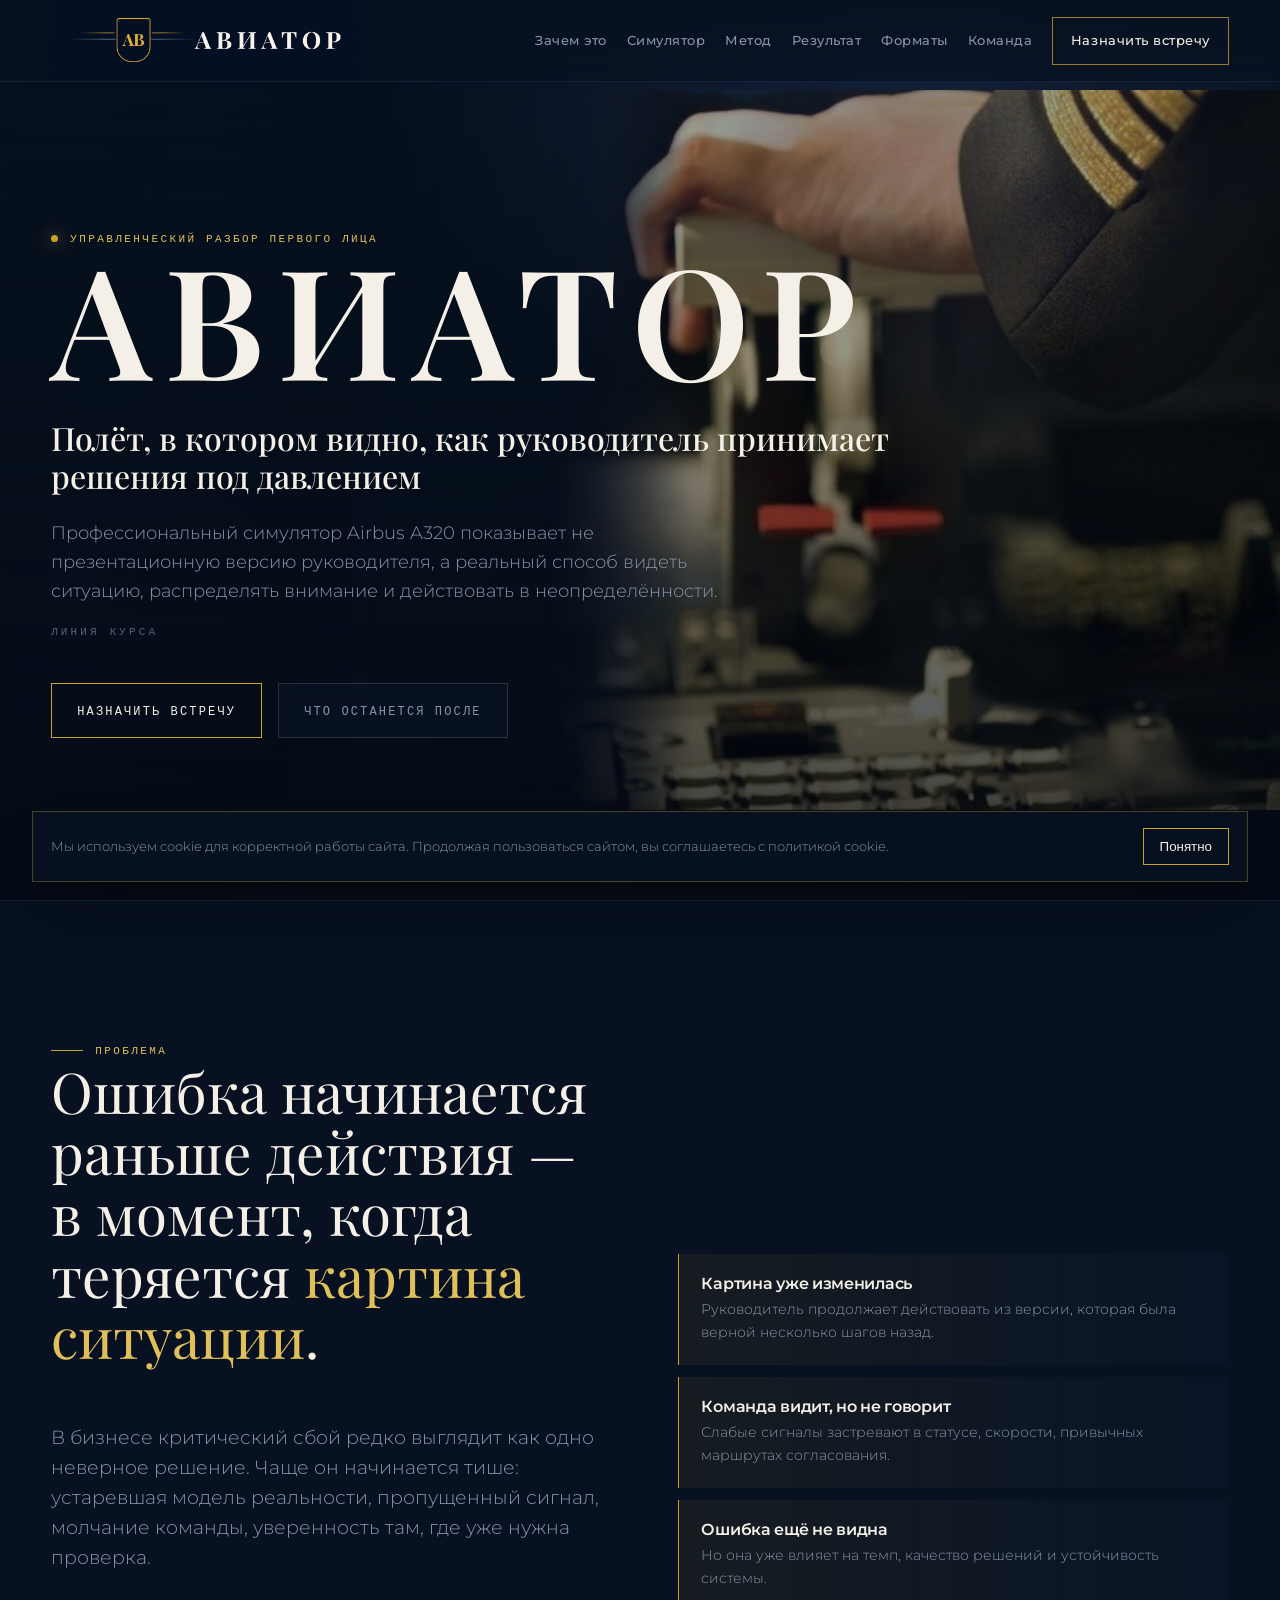
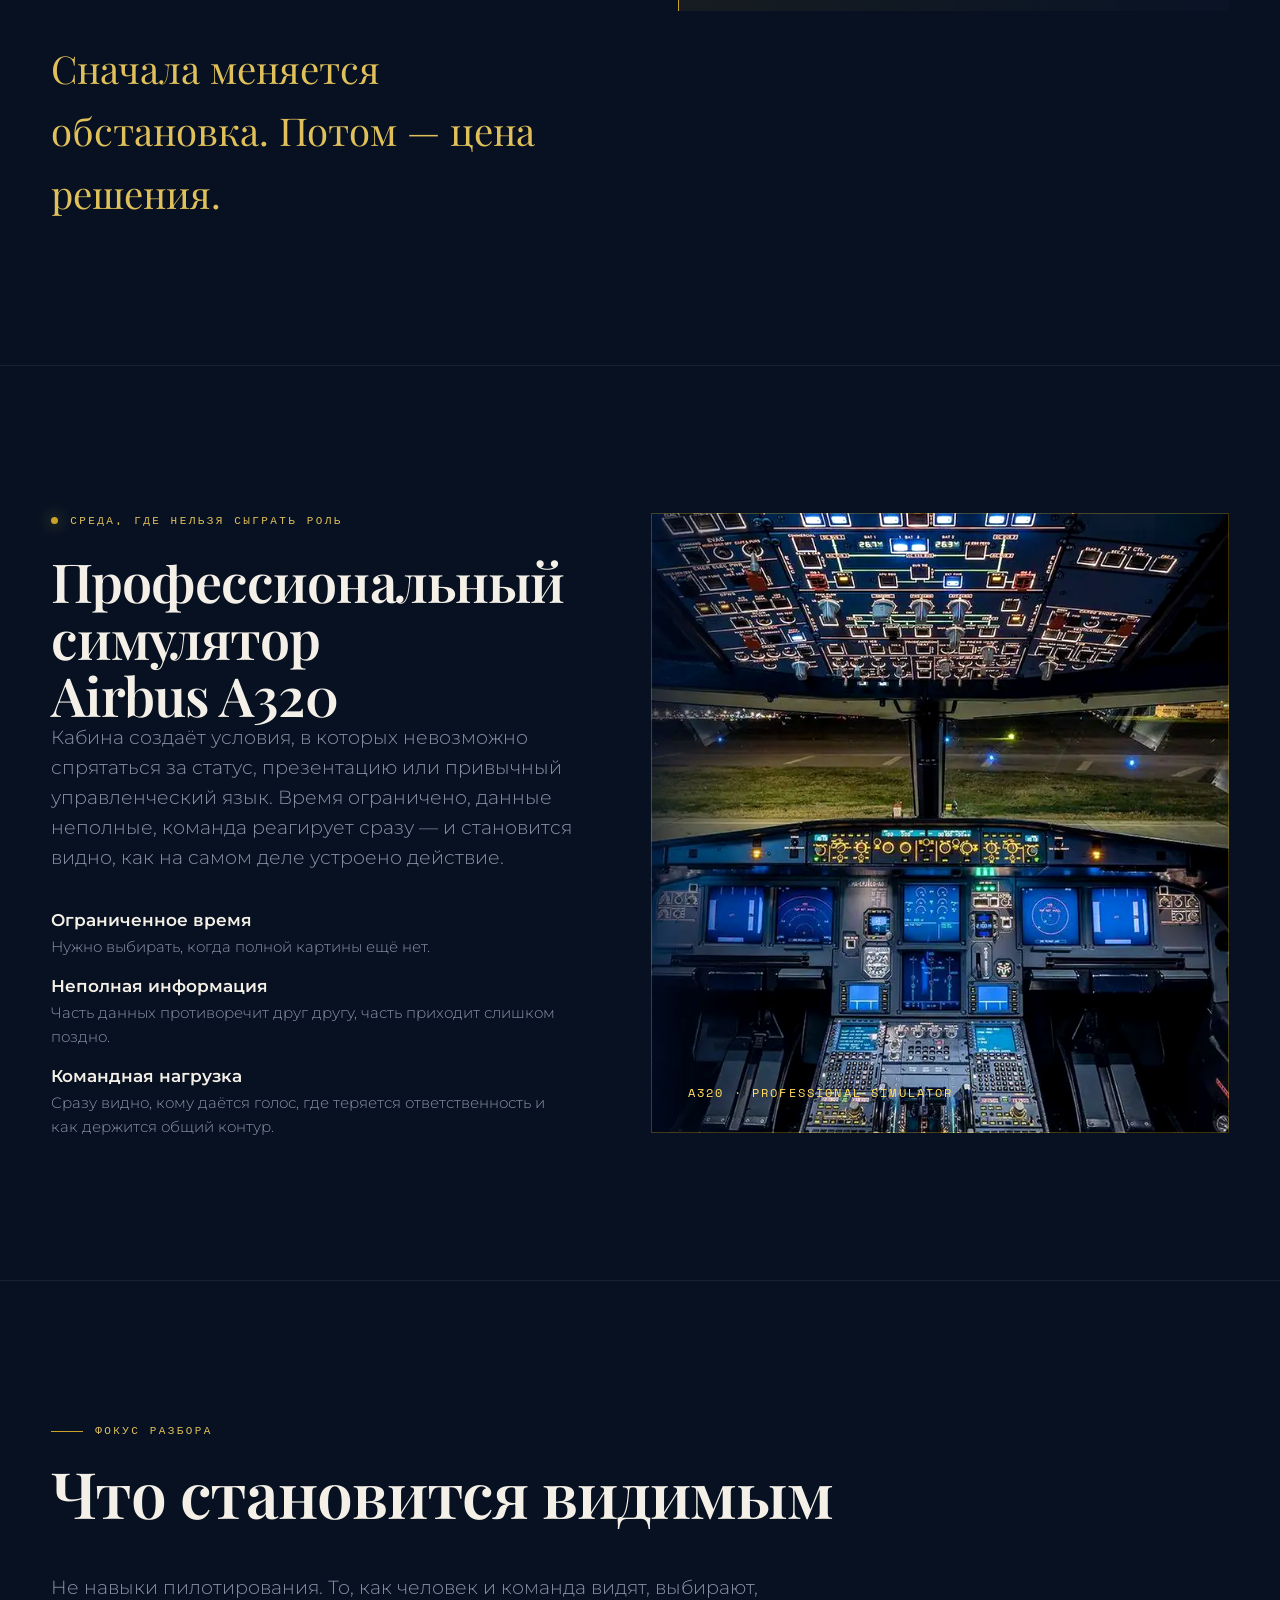
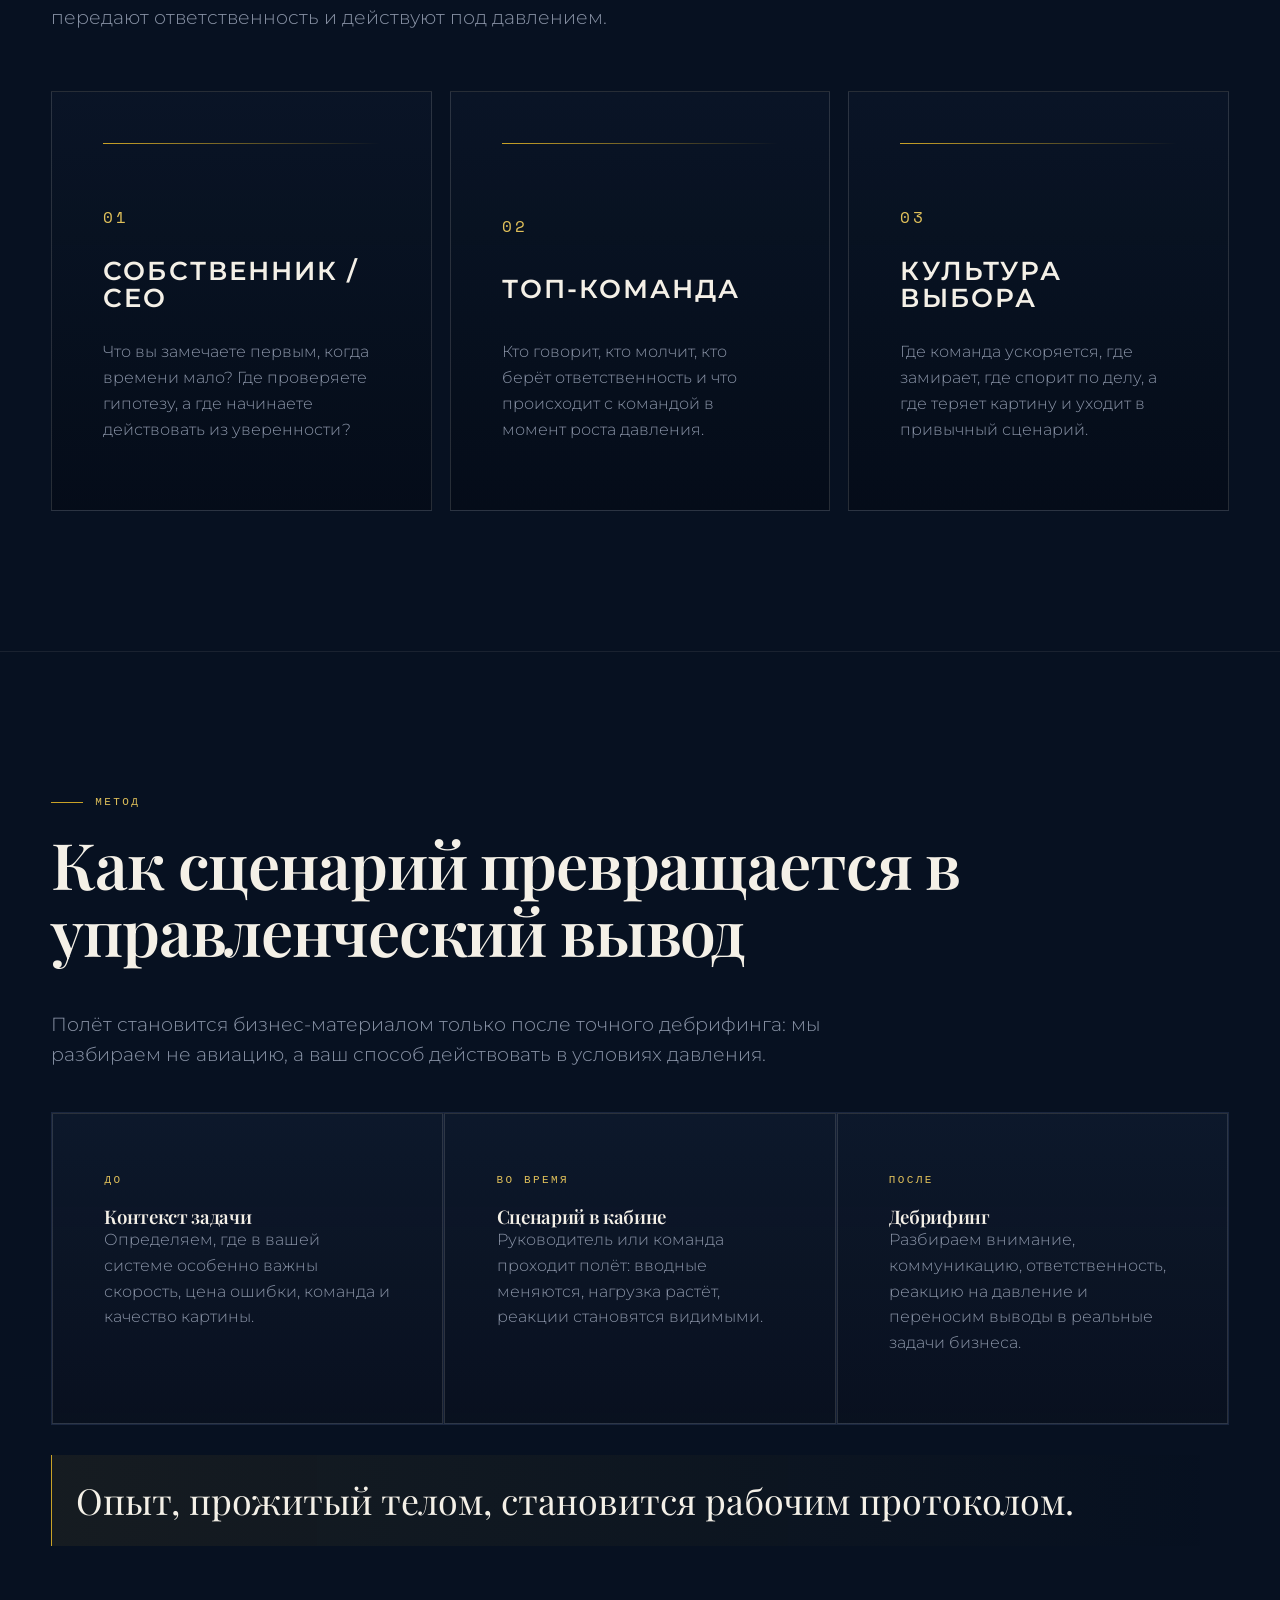
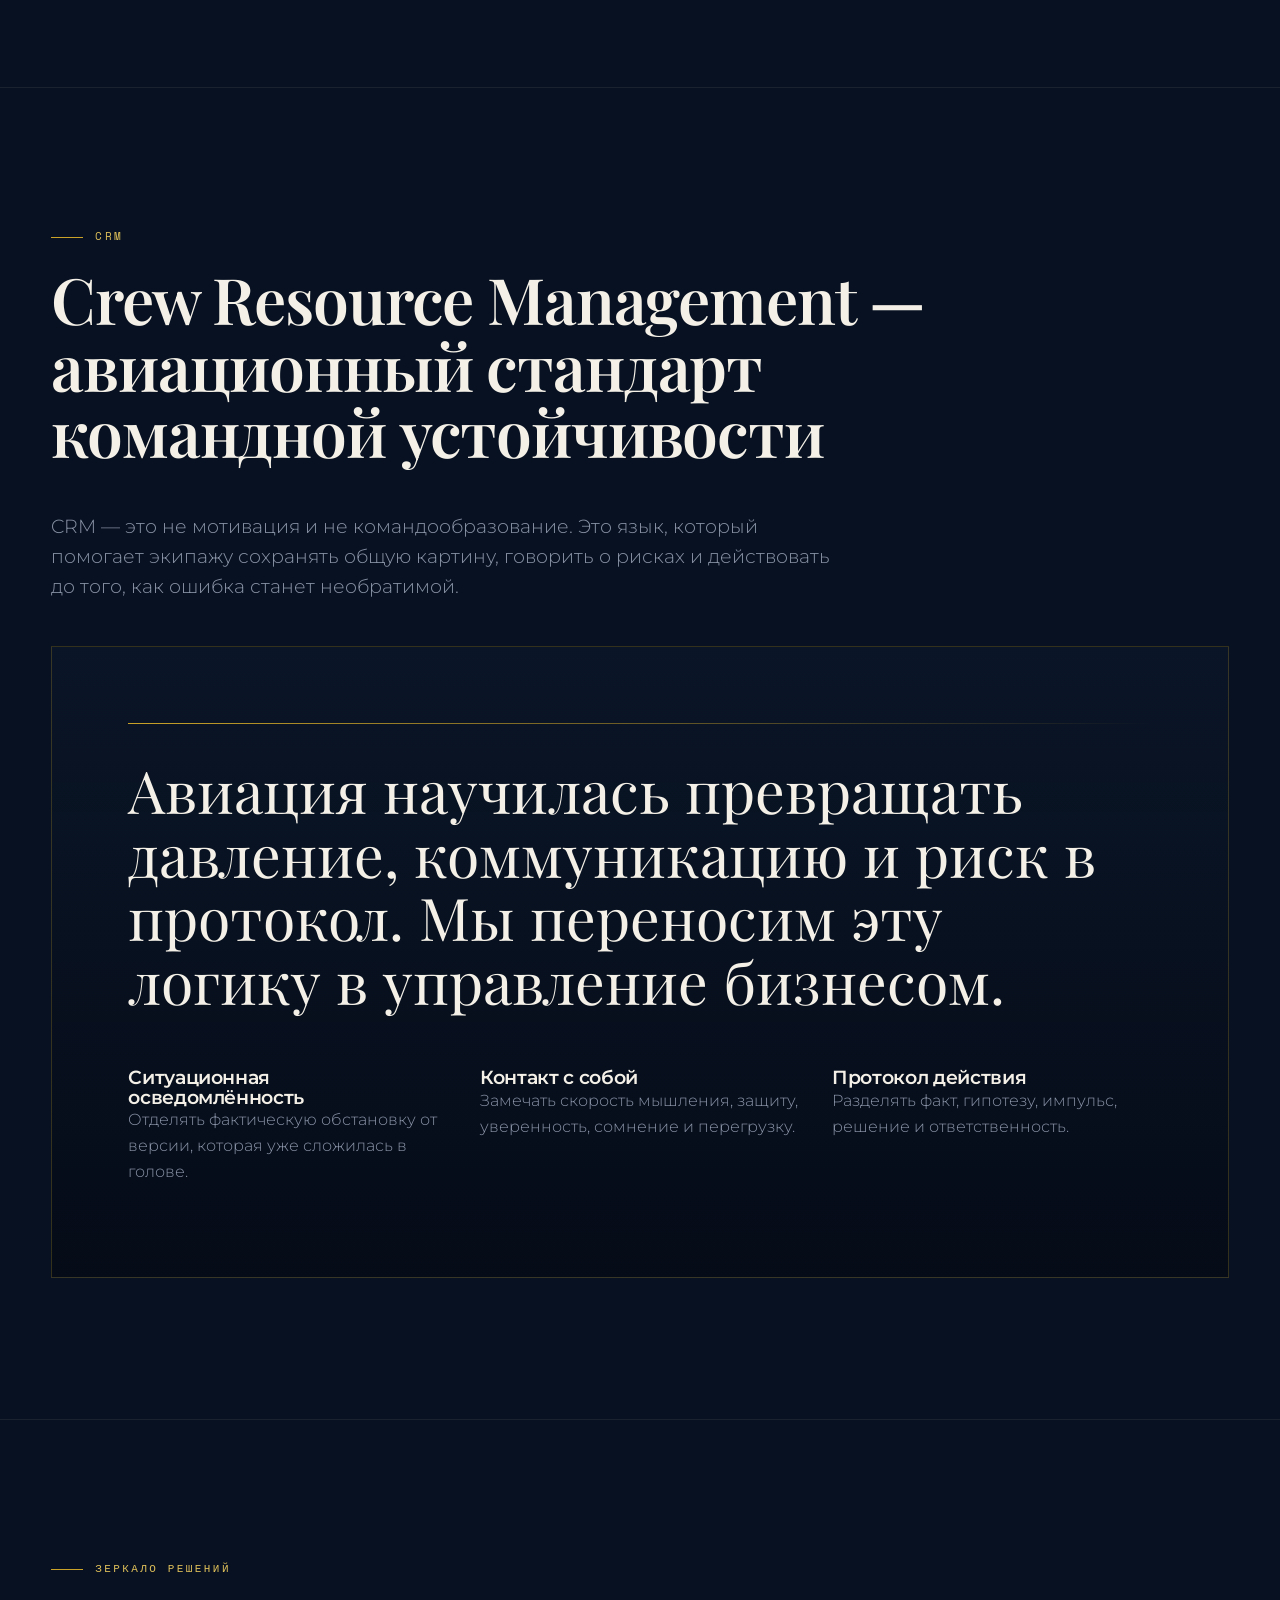
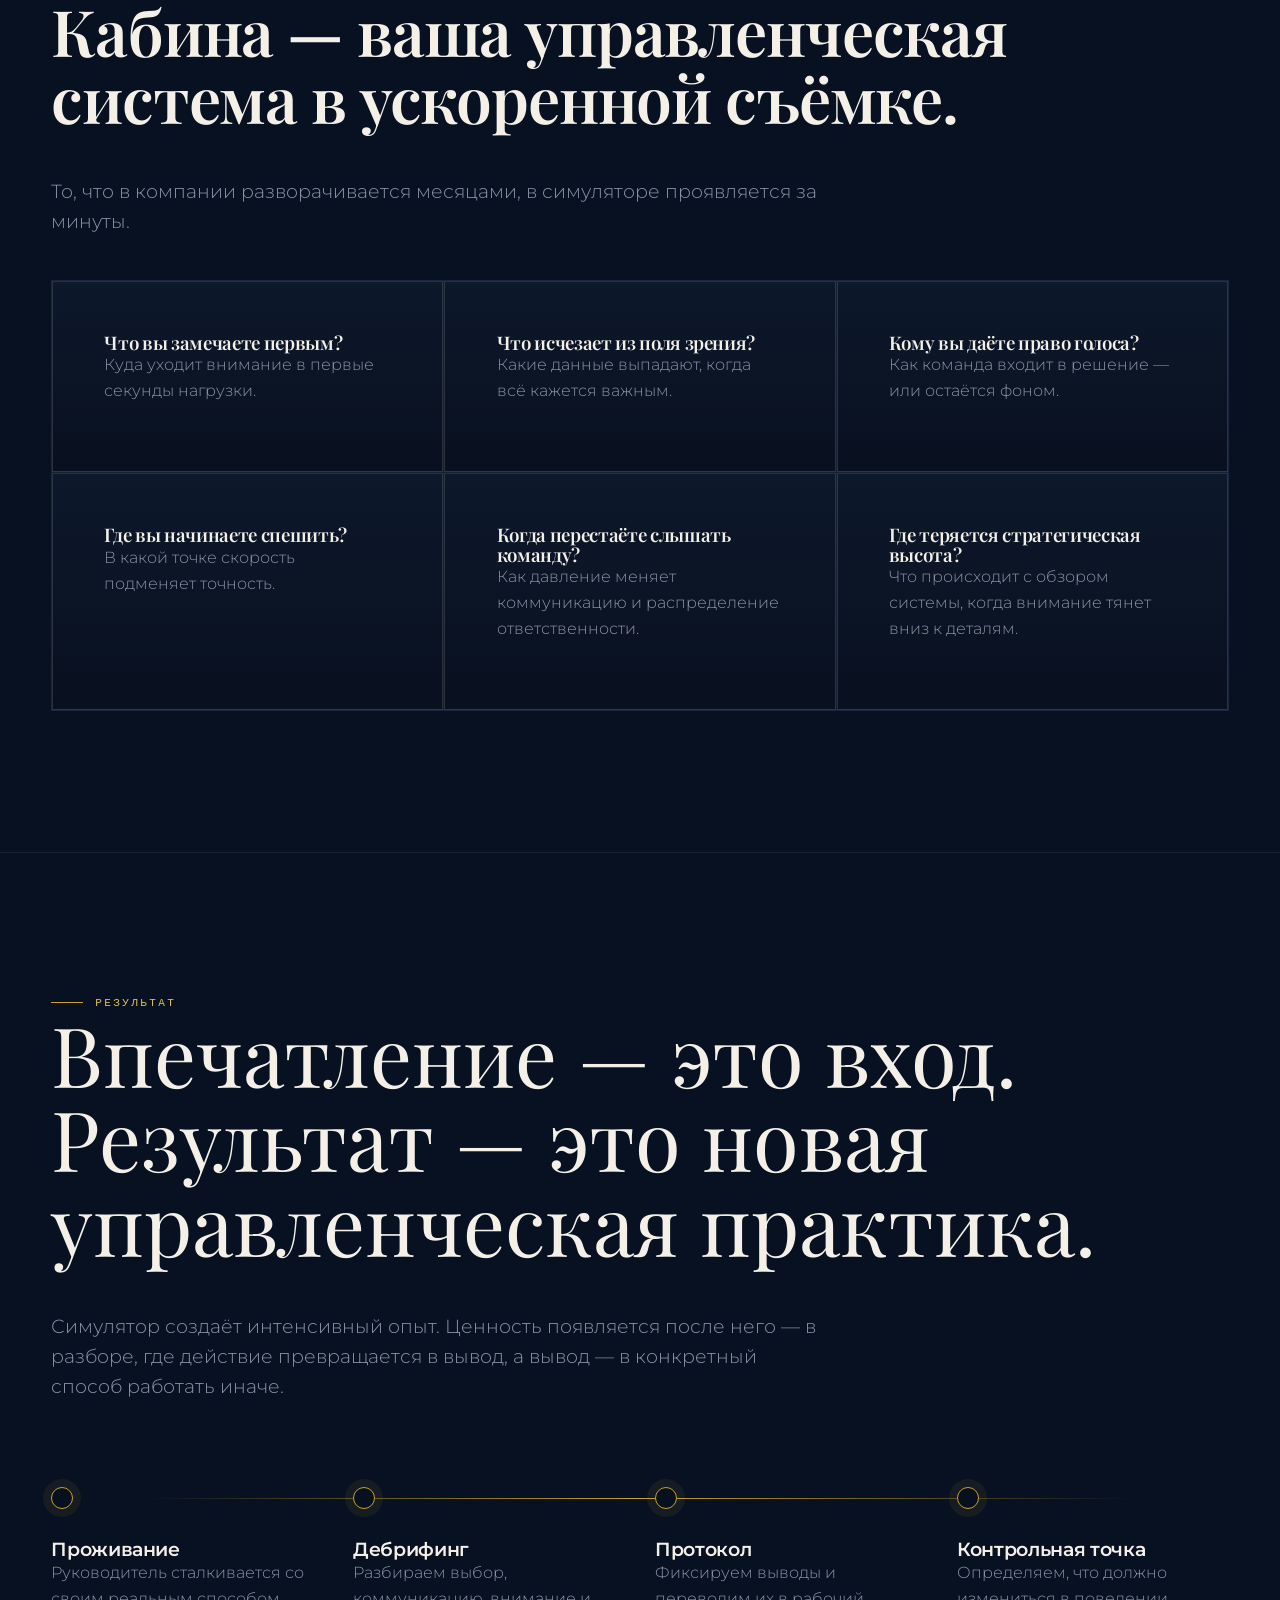
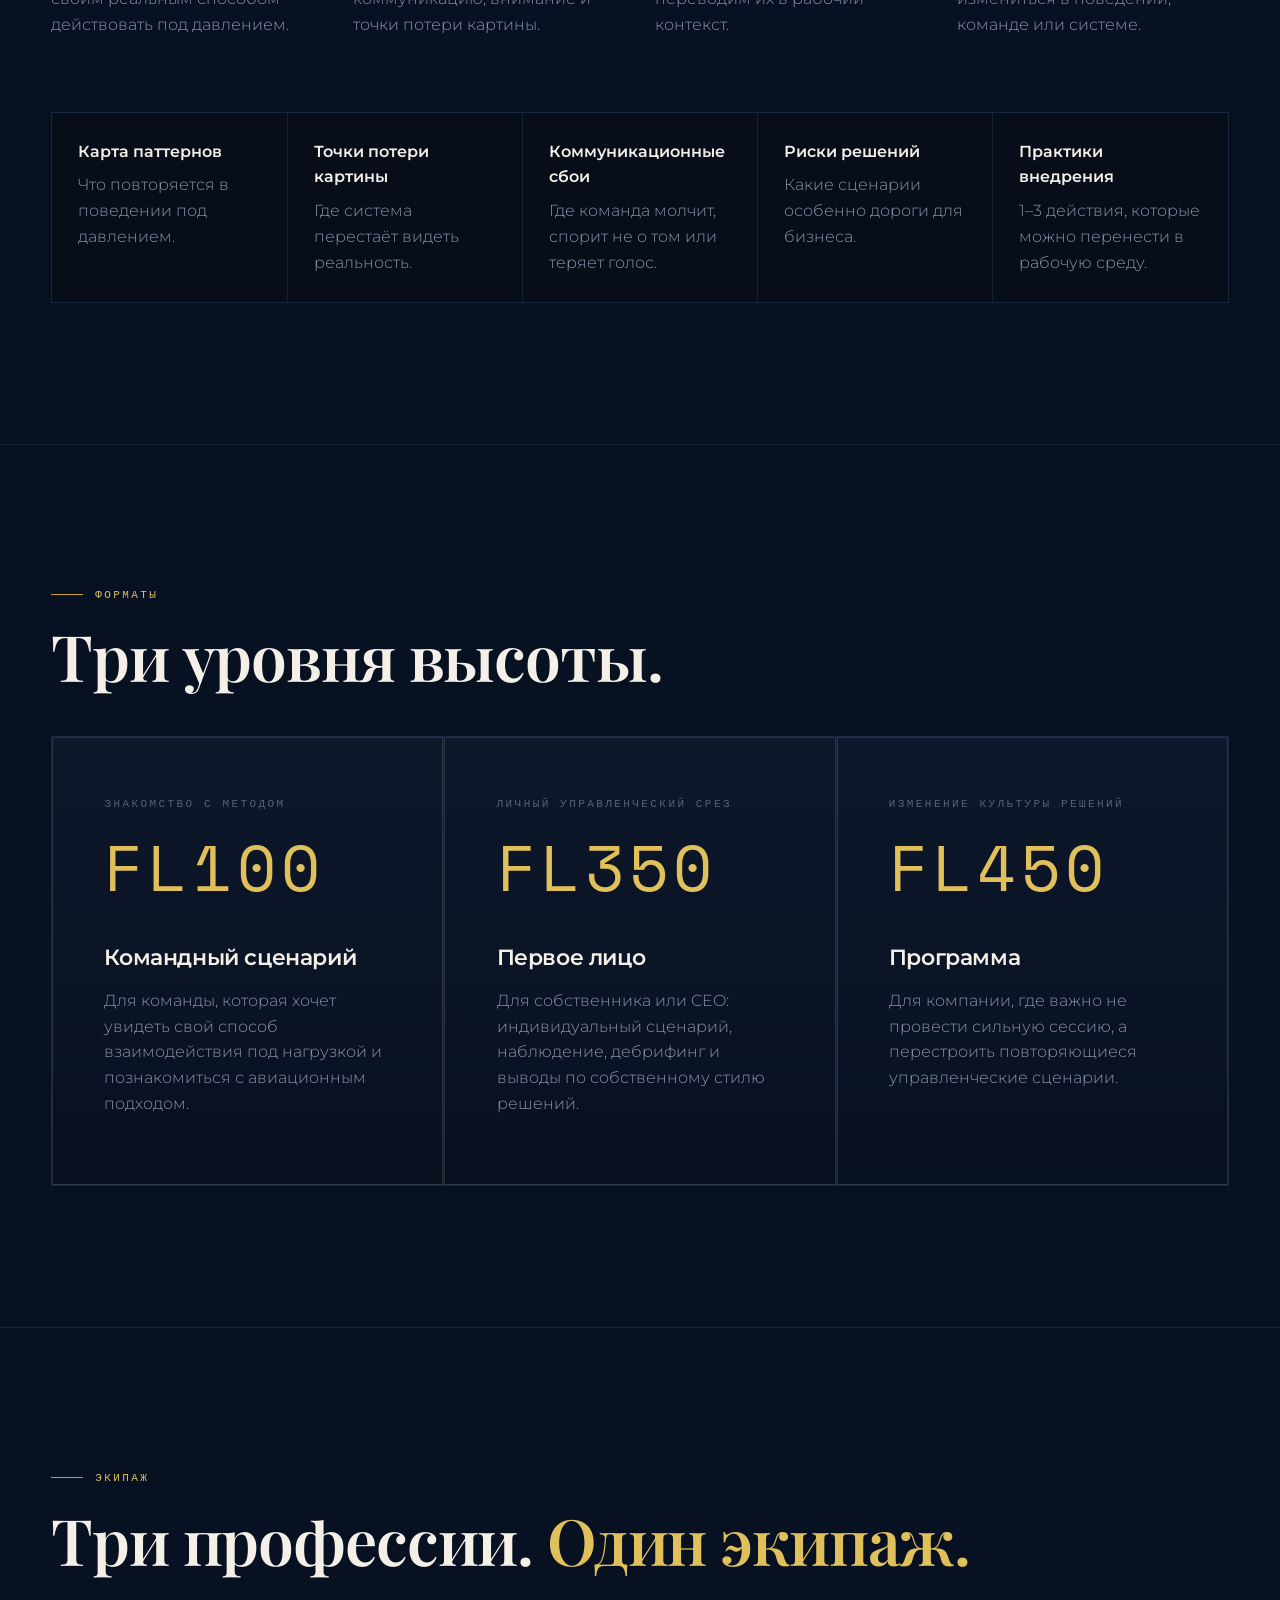
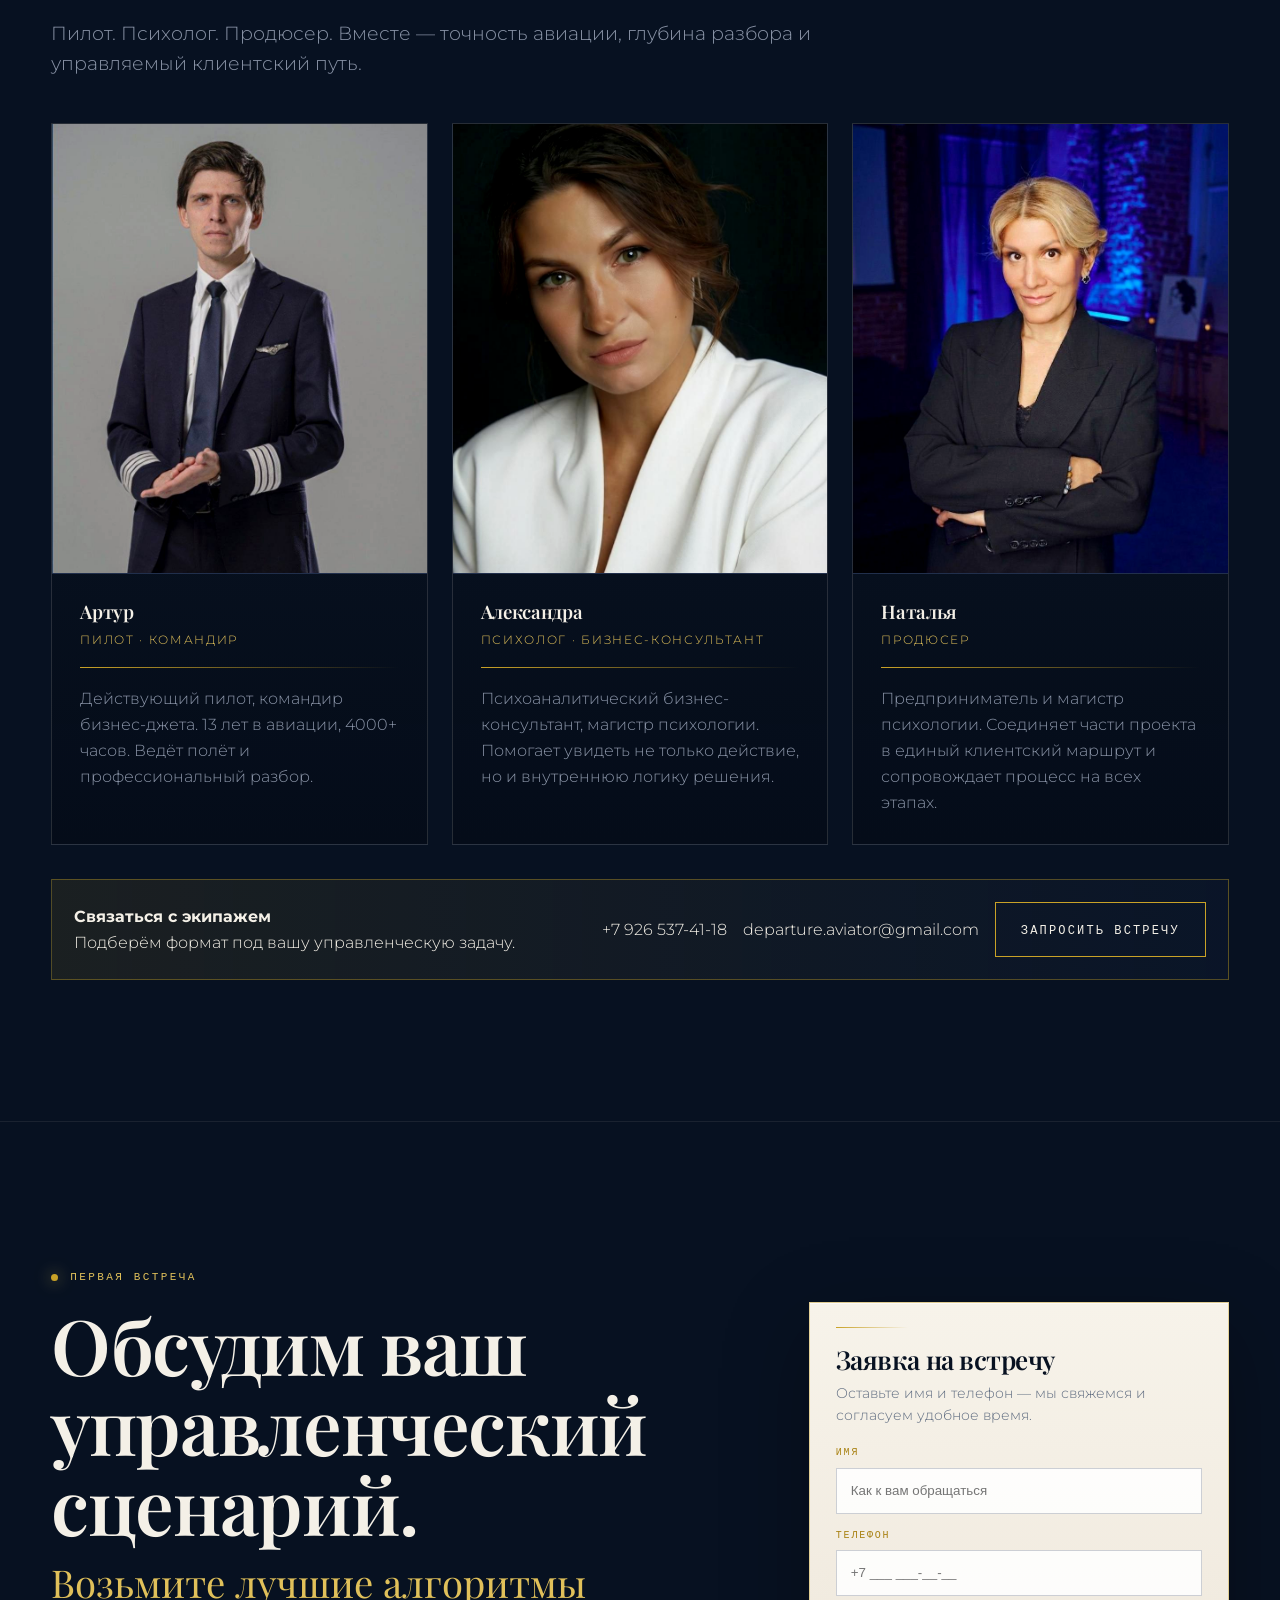
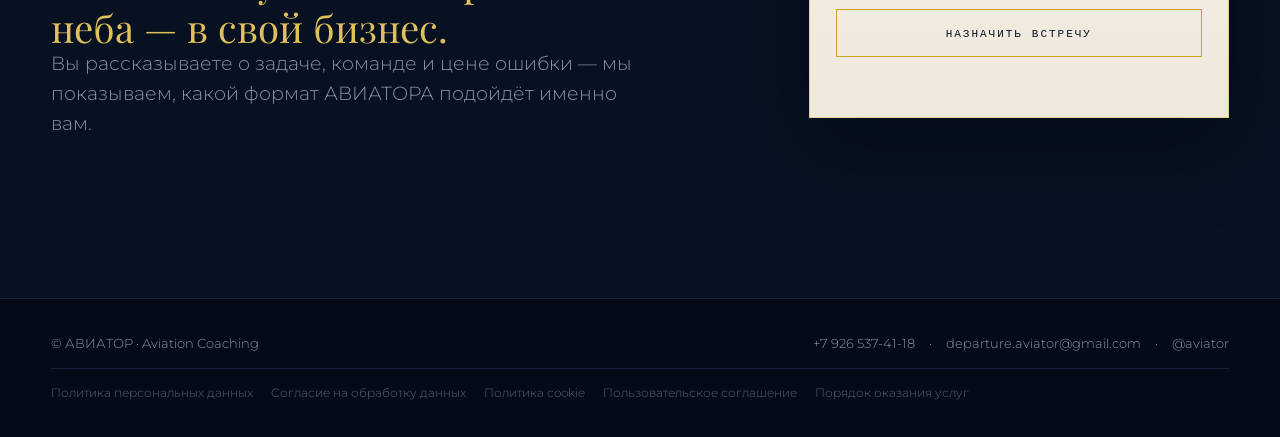
<file: index.html>
<!doctype html>
<html lang="ru">
<head>
<meta charset="utf-8">
<meta name="viewport" content="width=device-width, initial-scale=1">
<title>АВИАТОР — диагностика и управленческий разбор первого лица</title>
<meta name="description" content="Диагностика и управленческий разбор для собственников, CEO и топ-команд на профессиональном симуляторе Airbus A320: решения под давлением, команда, внимание и перенос в бизнес.">
<link rel="icon" href="assets/images/favicon.svg" type="image/svg+xml">
<link rel="preconnect" href="https://fonts.googleapis.com">
<link rel="preconnect" href="https://fonts.gstatic.com" crossorigin>
<link href="https://fonts.googleapis.com/css2?family=Playfair+Display:wght@500;600;700&family=Montserrat:wght@300;400;500;600;700&family=Space+Mono:wght@400;700&display=swap" rel="stylesheet">
<style>
:root{--ink:#06101f;--ink-deep:#081427;--panel:#0B1628;--gold:#c9a227;--gold2:#e0c05a;--cream:#f4f0e7;--steel:#8a94a7;--steel2:#566276;--line:rgba(201,162,39,.24);--line2:rgba(244,240,231,.14);--pf:"Playfair Display",Georgia,serif;--mn:"Montserrat",system-ui,sans-serif;--mo:"Space Mono",ui-monospace,monospace;--mx:1380px;--pad:clamp(22px,4vw,66px);--nav-h:82px}*{box-sizing:border-box}html{scroll-behavior:smooth;background:#071121;max-width:100%;overflow-x:hidden}body{margin:0;background:#071121;color:var(--cream);font-family:var(--mn);font-weight:300;line-height:1.62;max-width:100%;overflow-x:hidden}body:before{content:"";position:fixed;inset:0;z-index:0;pointer-events:none;opacity:.22;background-image:linear-gradient(rgba(30,42,68,.66) 1px,transparent 1px),linear-gradient(90deg,rgba(30,42,68,.66) 1px,transparent 1px);background-size:112px 112px;mask-image:radial-gradient(ellipse 82% 72% at 50% 18%,#000 20%,transparent 86%)}body:after{content:"";position:fixed;inset:0;z-index:0;pointer-events:none;background:radial-gradient(900px 640px at 72% 7%,rgba(38,56,92,.42),transparent 60%),linear-gradient(180deg,rgba(5,10,20,.06),rgba(5,10,20,.78)),radial-gradient(ellipse 80% 45% at 50% 115%,rgba(201,162,39,.10),transparent 65%)}a{color:inherit;text-decoration:none}img{display:block;max-width:100%}.wrap{max-width:var(--mx);margin:0 auto;padding-left:var(--pad);padding-right:var(--pad);position:relative;z-index:2}.gold{color:var(--gold2)}h1,h2,h3{font-family:var(--pf);margin:0;letter-spacing:-.018em;line-height:1.04;font-weight:600}p{margin-top:0}.lead{color:var(--steel);font-size:clamp(17px,1.45vw,21px);max-width:780px}.ey,.slabel,.step,.metric span,.level small{font-family:var(--mo);text-transform:uppercase;letter-spacing:.22em}.ey{display:inline-flex;gap:12px;align-items:center;font-size:11px;color:var(--gold2)}.ey:before{content:"";width:7px;height:7px;border-radius:50%;background:var(--gold);box-shadow:0 0 16px rgba(226,194,92,.72)}.nav,header,section,footer{max-width:100%;overflow-x:hidden}.nav{position:fixed;top:0;left:0;right:0;z-index:100;width:100%;height:var(--nav-h);overflow:hidden;background:linear-gradient(180deg,rgba(7,17,33,.96),rgba(7,17,33,.74));backdrop-filter:blur(16px);border-bottom:1px solid rgba(30,42,68,.66)}.nav .wrap{height:var(--nav-h);display:flex;align-items:center;justify-content:space-between;gap:26px;overflow:hidden}.brand{display:flex;align-items:center;min-width:0}.brand img{width:clamp(220px,24vw,360px);height:auto;object-fit:contain}.menu-toggle{display:none}.navlinks{display:flex;align-items:center;gap:clamp(12px,1.55vw,24px)}.navlinks a{font-size:13px;font-weight:500;letter-spacing:.04em;color:var(--steel);transition:.25s;white-space:nowrap}.navlinks a:hover{color:var(--gold2)}.nav-cta{border:1px solid rgba(201,162,39,.75);padding:12px 18px;color:var(--cream)!important;font-weight:600}.btn{display:inline-flex;align-items:center;justify-content:center;gap:18px;border:1px solid var(--gold);background:transparent;color:var(--cream);font-family:var(--mo);font-size:12px;letter-spacing:.18em;text-transform:uppercase;padding:17px 25px;cursor:pointer;transition:.25s}.btn:hover{background:var(--gold);color:var(--ink)}.ghost{border-color:var(--line2);color:var(--steel);background:rgba(14,27,50,.32)}section{position:relative;padding:clamp(112px,11vw,180px) 0;border-top:1px solid rgba(244,240,231,.08)}.hero,#problem,#environment,#method,#crm,#result{min-height:90vh;display:flex;align-items:center}.hero{position:relative;min-height:100svh;padding:calc(var(--nav-h) + 70px) 0 90px;border-top:none;background-color:#071121;background-image:linear-gradient(90deg,rgba(7,17,33,.06),rgba(7,17,33,.04)),url('assets/images/hero-slide1-background.webp?v=20260629-fit-1');background-size:contain;background-position:center center;background-repeat:no-repeat}.hero:before{content:"";position:absolute;inset:0;z-index:1;pointer-events:none;background:linear-gradient(90deg,rgba(7,17,33,.12) 0%,rgba(7,17,33,.03) 55%,rgba(7,17,33,.02) 100%)}.hero-copy{position:relative;z-index:2;width:100%;max-width:var(--mx)}.hero h1{font-size:clamp(72px,12vw,180px);letter-spacing:.08em;text-transform:uppercase;line-height:.88}.hero-sub{margin-top:34px;font-size:clamp(25px,2.5vw,40px);line-height:1.2;font-weight:500;max-width:850px;font-family:var(--pf)}.hero-text{margin-top:22px;color:var(--steel);font-size:clamp(16px,1.4vw,20px);max-width:690px}.hero-kicker{margin-top:18px;font-family:var(--mo);font-size:11px;letter-spacing:.28em;text-transform:uppercase;color:var(--steel2)}.hero-actions{display:flex;gap:16px;flex-wrap:wrap;margin-top:42px}.hero-metrics{display:none;max-width:760px;opacity:.86}.metric{background:rgba(7,17,33,.70);padding:24px}.metric strong{display:block;font-family:var(--mo);font-size:22px;color:var(--gold2)}.metric span{display:block;margin-top:6px;font-size:12px;color:var(--steel2)}.shead{margin-bottom:46px}.slabel{font-size:11px;color:var(--gold2);display:flex;align-items:center;gap:12px}.slabel:before{content:"";width:32px;height:1px;background:var(--gold)}.shead h2{font-size:clamp(34px,5vw,76px);max-width:980px;margin-top:20px}.grid2{display:grid;grid-template-columns:minmax(0,1fr) minmax(0,1fr);gap:clamp(34px,6vw,88px);align-items:center}#environment .grid2{grid-template-columns:minmax(500px,.95fr) minmax(500px,1.05fr)}.problem-statement{font-family:var(--pf);font-size:clamp(31px,4.4vw,72px);line-height:1.09;max-width:850px}.problem-lead{margin-top:24px}.transition-line{margin-top:clamp(34px,5vw,72px);font-family:var(--pf);font-size:clamp(24px,3vw,42px);color:var(--gold2)}.symptoms{display:grid;gap:12px}.symptom{padding:22px;border-left:1px solid var(--gold);background:linear-gradient(90deg,rgba(201,162,39,.08),rgba(14,27,50,.28))}.symptom h3{font-family:var(--mn);font-size:16px;font-weight:600;margin-bottom:5px}.symptom p{margin:0;color:var(--steel);font-size:14px}.env-title{max-width:660px;font-size:clamp(40px,4.2vw,64px);line-height:1.06;margin-top:20px;text-wrap:balance}.cockpit{min-height:620px;border:1px solid rgba(201,162,39,.28);background-color:var(--ink);background-image:linear-gradient(180deg,rgba(7,17,33,.02),rgba(7,17,33,.18)),url('assets/images/cockpit-a320.webp?v=20260628-premium-crop');background-size:165% auto;background-position:84% center;background-repeat:no-repeat;filter:brightness(1.14) contrast(1.06) saturate(1.04);position:relative;overflow:hidden}.cockpit:after{content:"A320 · PROFESSIONAL SIMULATOR";position:absolute;left:36px;bottom:30px;font-family:var(--mo);font-size:12px;letter-spacing:.18em;color:var(--gold2)}.conditions{margin-top:34px;display:grid;gap:14px}.condition p{margin:0;color:var(--steel);font-size:15px}.condition b{color:var(--cream);font-weight:600;font-size:17px}.cards3,.strategy-matrix,.levels{display:grid;grid-template-columns:repeat(3,minmax(0,1fr));gap:1px;background:rgba(30,42,68,.65);border:1px solid rgba(30,42,68,.65);margin-top:42px}.card,.strategy-panel,.level,.box{border:1px solid var(--line2);background:linear-gradient(180deg,rgba(11,22,40,.78),rgba(5,11,22,.72))}.box,.strategy-panel,.level{padding:clamp(34px,4vw,58px)}.box p,.box li,.strategy-panel p,.level p{color:var(--steel)}.strategy-matrix{gap:18px;background:transparent;border:none;margin-top:58px}.strategy-panel{min-height:420px;display:flex;flex-direction:column;justify-content:space-between}.strategy-panel:before,.crm-panel:before,.lead-form:before{content:"";display:block;height:1px;background:linear-gradient(90deg,var(--gold),transparent);margin-bottom:34px}.strategy-num{font-family:var(--mo);color:var(--gold2);letter-spacing:.18em}.strategy-panel h3,.crm-principles h3,.flight-step h3,.level h3{font-family:var(--mn)}.strategy-panel h3{font-size:clamp(22px,2vw,32px);letter-spacing:.08em;text-transform:uppercase}.step{display:inline-flex;margin-bottom:18px;font-size:11px;color:var(--gold2)}.method-note{margin:30px 0 0;padding:24px;border-left:1px solid var(--gold);font-family:var(--pf);font-size:clamp(24px,2.8vw,38px);line-height:1.18;color:var(--cream);background:linear-gradient(90deg,rgba(201,162,39,.08),transparent)}.crm-panel{border:1px solid var(--line);background:linear-gradient(180deg,rgba(11,22,40,.9),rgba(5,11,22,.82));padding:clamp(38px,6vw,76px);margin-top:44px}.crm-big{font-family:var(--pf);font-size:clamp(32px,4.6vw,72px);line-height:1.08;max-width:980px}.crm-principles{display:grid;grid-template-columns:repeat(3,1fr);gap:32px;margin-top:56px}.crm-principles p{color:var(--steel)}.mirror-grid{grid-template-columns:repeat(3,minmax(0,1fr))}.result-title{font-family:var(--pf);font-size:clamp(42px,6.5vw,104px);line-height:1.02;max-width:1160px}.flight-path{position:relative;display:grid;grid-template-columns:repeat(4,1fr);gap:30px;margin-top:72px}.flight-path:before{content:"";position:absolute;left:8%;right:8%;top:24px;height:1px;background:linear-gradient(90deg,transparent,var(--gold),transparent)}.flight-step{position:relative;padding-top:66px}.flight-dot{position:absolute;top:13px;left:0;width:22px;height:22px;border:1px solid var(--gold);border-radius:50%;background:var(--ink);box-shadow:0 0 0 8px rgba(201,162,39,.08)}.flight-step p{color:var(--steel)}.deliverables{display:grid;grid-template-columns:repeat(5,1fr);gap:1px;background:rgba(30,42,68,.65);border:1px solid rgba(30,42,68,.65);margin-top:58px}.deliverable{padding:26px;background:rgba(5,11,22,.86);color:var(--steel)}.deliverable b{display:block;color:var(--cream);font-weight:600;margin-bottom:8px}.level{min-height:390px}.level-code{font-family:var(--mo);font-size:clamp(46px,5vw,78px);color:var(--gold2);letter-spacing:.08em}.level small{font-size:11px;color:var(--steel2)}.level h3{font-size:22px;margin:28px 0 18px}.crew-grid{display:grid;grid-template-columns:repeat(3,minmax(0,1fr));gap:24px;margin-top:44px}.side-stack{display:contents}.person{overflow:hidden}.person-img{height:450px;background:#0b1323;overflow:hidden;border-bottom:1px solid rgba(42,59,92,.72)}.person-img img{width:100%;height:100%;object-fit:cover;filter:contrast(1.03) saturate(1.04)}.person-main .person-img img{object-position:center 16%}.side-stack .person-side:nth-child(1) .person-img img{object-position:center 14%}.side-stack .person-side:nth-child(2) .person-img img{object-position:center 24%}.person-body{padding:28px;min-height:245px}.role{color:var(--gold2);font-size:12px;letter-spacing:.14em;text-transform:uppercase;margin-top:8px}.roleline{height:1px;background:linear-gradient(90deg,var(--gold),transparent);margin:18px 0}.person-body p{color:var(--steel);margin:0}.contact-strip{margin-top:34px;padding:22px;border:1px solid rgba(201,162,39,.38);background:linear-gradient(90deg,rgba(201,162,39,.1),rgba(14,27,50,.42));display:grid;grid-template-columns:minmax(260px,1fr) auto auto auto;gap:16px;align-items:center}.final-layout{display:grid;grid-template-columns:minmax(0,.95fr) minmax(360px,.78fr);gap:clamp(30px,5vw,72px);align-items:center}.final h2{font-size:clamp(42px,6vw,84px);margin-top:16px}.final-sub{font-family:var(--pf);font-size:clamp(25px,3vw,40px);line-height:1.15;color:var(--gold2);margin-top:16px}.lead-form{position:relative;width:100%;max-width:420px;justify-self:end;padding:24px 26px;border:1px solid rgba(201,162,39,.42);background:linear-gradient(180deg,#f7f3ea 0%,#efe8dc 100%);color:#071121;box-shadow:0 26px 80px rgba(0,0,0,.28),inset 0 1px 0 rgba(255,255,255,.65)}.lead-form:before{width:72px;margin-bottom:18px;background:linear-gradient(90deg,#c9a227,transparent)}.lead-form h3{font-family:var(--pf);font-size:26px;line-height:1.1;margin:0 0 8px;color:#071121}.lead-form p{margin:0 0 18px;color:#5f6c80;font-size:14px;line-height:1.55}.form-field{display:grid;gap:7px;margin-bottom:13px}.form-field label{font-family:var(--mo);font-size:10px;letter-spacing:.18em;text-transform:uppercase;color:#a98213}.form-field input{width:100%;height:46px;border:1px solid rgba(29,43,73,.22);background:rgba(255,255,255,.88);color:#071121;padding:0 14px;outline:none}.form-field input:focus{border-color:rgba(201,162,39,.72);box-shadow:0 0 0 3px rgba(201,162,39,.12)}.lead-form .btn{width:100%;min-height:48px;color:#071121;border:1px solid #c9a227;background:transparent;font-size:11px;padding:14px 18px}.lead-form .btn:hover{background:#c9a227;color:#071121}.form-status{min-height:18px;margin:12px 0 0;font-size:12px;line-height:1.45;color:#5f6c80}.form-status-success{color:#2f6b3f}.form-status-error{color:#8b2f2f}.form-status-pending{color:#8a6a08}.footer{padding:34px 0;background:#050b16;border-top:1px solid rgba(42,59,92,.5);position:relative;z-index:2}.footer-main{display:flex;align-items:center;justify-content:space-between;gap:22px;color:var(--steel);font-size:13px}.footer-contacts{display:flex;align-items:center;gap:8px 14px;flex-wrap:wrap}.footer-legal{display:flex;flex-wrap:wrap;gap:8px 18px;padding-top:14px;border-top:1px solid rgba(42,59,92,.5);margin-top:14px;font-size:12px;color:var(--steel2)}.cookie-banner{position:fixed;left:clamp(16px,3vw,32px);right:clamp(16px,3vw,32px);bottom:18px;z-index:200;display:flex;align-items:center;justify-content:space-between;gap:18px;padding:16px 18px;border:1px solid rgba(201,162,39,.34);background:rgba(7,17,33,.96);box-shadow:0 20px 80px rgba(0,0,0,.36)}.cookie-banner[hidden]{display:none}.cookie-banner p{margin:0;color:var(--steel);font-size:13px}.cookie-banner button{border:1px solid var(--gold);background:transparent;color:var(--cream);padding:10px 16px;cursor:pointer}@media(max-width:1060px){:root{--nav-h:72px}.strategy-matrix,.crm-principles,.levels,.flight-path,.deliverables,.mirror-grid{grid-template-columns:1fr}.nav{height:var(--nav-h);overflow:visible}.nav .wrap{height:var(--nav-h);overflow:visible}.brand img{width:clamp(190px,58vw,240px)}.menu-toggle{display:inline-flex;align-items:center;justify-content:center;gap:10px;min-height:44px;padding:10px 14px;border:1px solid rgba(201,162,39,.65);background:rgba(7,17,33,.92);color:var(--cream);font-family:var(--mn);font-size:13px;font-weight:600;cursor:pointer;position:relative;z-index:130}.menu-toggle-icon{width:18px;height:12px;position:relative;display:inline-block;border-top:1px solid currentColor;border-bottom:1px solid currentColor}.menu-toggle-icon::before{content:"";position:absolute;left:0;top:5px;width:100%;height:1px;background:currentColor}.navlinks{position:fixed;top:var(--nav-h);left:0;right:0;z-index:120;display:grid;gap:0;padding:10px var(--pad) 22px;background:rgba(7,17,33,.98);border-bottom:1px solid rgba(201,162,39,.26);box-shadow:0 28px 80px rgba(0,0,0,.38);transform:translateY(-120%);opacity:0;visibility:hidden;pointer-events:none;transition:.25s;max-height:calc(100vh - var(--nav-h));overflow-y:auto}.navlinks.open{transform:translateY(0);opacity:1;visibility:visible;pointer-events:auto}.navlinks a{display:flex;align-items:center;min-height:50px;padding:12px 0;border-bottom:1px solid rgba(42,59,92,.55);font-size:16px;color:var(--cream)}.nav-cta{justify-content:center;margin-top:14px;border:1px solid var(--gold)}body.menu-open{overflow:hidden}.grid2,#environment .grid2,.cards3,.crew-grid,.final-layout{grid-template-columns:1fr}.cockpit{min-height:420px;background-position:64% center}.contact-strip{grid-template-columns:1fr}.side-stack{display:grid;gap:24px}.person{display:grid;grid-template-columns:1fr 1fr}.person-img{height:420px}.person-body{min-height:0}}@media(max-width:720px){.hero,#problem,#environment,#method,#crm,#result{min-height:auto}section{padding:76px 0}.hero{min-height:auto;padding-top:118px;padding-bottom:76px;background-image:linear-gradient(180deg,rgba(7,17,33,.20) 0%,rgba(7,17,33,.48) 62%,rgba(7,17,33,.78) 100%),url('assets/images/hero-slide1-background.webp?v=20260629-mobile-fit-1');background-size:auto 100%;background-position:60% center}.hero::before{display:none}.hero h1{font-size:clamp(52px,16vw,82px);letter-spacing:.03em}.hero-sub{font-size:21px;line-height:1.28}.hero-text,.lead{font-size:16px;max-width:100%}.hero-actions{display:grid;gap:12px}.hero-actions .btn,.btn{width:100%;min-height:48px}.shead h2,.env-title,.final h2{font-size:clamp(34px,10vw,50px)}.flight-path{gap:0;margin-left:16px}.flight-path:before{left:10px;right:auto;top:0;bottom:0;width:1px;height:auto}.flight-step{padding:0 0 34px 46px}.flight-dot{left:0;top:2px}.person{display:block}.person-img{height:390px}.person-body{padding:22px}.lead-form{max-width:none;justify-self:stretch;padding:22px}.form-field input{height:48px}.footer-main{display:grid;gap:10px}.footer-contacts{justify-content:flex-start}.footer-legal{display:grid;gap:8px}.cookie-banner{display:grid;gap:12px}.cookie-banner button{width:100%}}
</style>
</head>
<body>
<nav class="nav" aria-label="Главная навигация"><div class="wrap"><a class="brand" href="#top" aria-label="АВИАТОР — на главную"><img src="assets/images/aviator-logo-approved.svg" alt="АВИАТОР"></a><button class="menu-toggle" type="button" aria-expanded="false" aria-controls="navlinks"><span class="menu-toggle-text">Меню</span><span class="menu-toggle-icon" aria-hidden="true"></span></button><div class="navlinks" id="navlinks"><a href="#problem">Зачем это</a><a href="#environment">Симулятор</a><a href="#method">Метод</a><a href="#result">Результат</a><a href="#formats">Форматы</a><a href="#crew">Команда</a><a class="nav-cta" href="#meeting">Назначить встречу</a></div></div></nav>
<header class="hero" id="top"><div class="wrap hero-copy"><div class="ey">Управленческий разбор первого лица</div><h1>АВИАТОР</h1><div class="hero-sub">Полёт, в котором видно, как руководитель принимает решения под давлением</div><p class="hero-text">Профессиональный симулятор Airbus A320 показывает не презентационную версию руководителя, а реальный способ видеть ситуацию, распределять внимание и действовать в неопределённости.</p><div class="hero-kicker">Линия курса</div><div class="hero-actions"><a class="btn" href="#meeting">Назначить встречу</a><a class="btn ghost" href="#result">Что останется после</a></div><div class="hero-metrics"><div class="metric"><strong>4000+</strong><span>часов налёта</span></div><div class="metric"><strong>A320</strong><span>профессиональный симулятор</span></div><div class="metric"><strong>30</strong><span>минут первая встреча</span></div></div></div></header>
<section id="problem"><div class="wrap grid2"><div><div class="slabel">Проблема</div><p class="problem-statement">Ошибка начинается раньше действия — в момент, когда теряется <span class="gold">картина ситуации</span>.</p><p class="lead problem-lead">В бизнесе критический сбой редко выглядит как одно неверное решение. Чаще он начинается тише: устаревшая модель реальности, пропущенный сигнал, молчание команды, уверенность там, где уже нужна проверка.</p><div class="transition-line">Сначала меняется обстановка. Потом — цена решения.</div></div><div class="symptoms"><div class="symptom"><h3>Картина уже изменилась</h3><p>Руководитель продолжает действовать из версии, которая была верной несколько шагов назад.</p></div><div class="symptom"><h3>Команда видит, но не говорит</h3><p>Слабые сигналы застревают в статусе, скорости, привычных маршрутах согласования.</p></div><div class="symptom"><h3>Ошибка ещё не видна</h3><p>Но она уже влияет на темп, качество решений и устойчивость системы.</p></div></div></div></section>
<section id="environment"><div class="wrap grid2"><div><div class="ey">Среда, где нельзя сыграть роль</div><h2 class="env-title">Профессиональный симулятор Airbus A320</h2><p class="lead">Кабина создаёт условия, в которых невозможно спрятаться за статус, презентацию или привычный управленческий язык. Время ограничено, данные неполные, команда реагирует сразу — и становится видно, как на самом деле устроено действие.</p><div class="conditions"><div class="condition"><p><b>Ограниченное время</b><br>Нужно выбирать, когда полной картины ещё нет.</p></div><div class="condition"><p><b>Неполная информация</b><br>Часть данных противоречит друг другу, часть приходит слишком поздно.</p></div><div class="condition"><p><b>Командная нагрузка</b><br>Сразу видно, кому даётся голос, где теряется ответственность и как держится общий контур.</p></div></div></div><div class="cockpit"></div></div></section>
<section id="diagnostics"><div class="wrap"><div class="shead"><div class="slabel">Фокус разбора</div><h2>Что становится видимым</h2></div><p class="lead">Не навыки пилотирования. То, как человек и команда видят, выбирают, передают ответственность и действуют под давлением.</p><div class="strategy-matrix"><article class="strategy-panel"><div class="strategy-num">01</div><h3>Собственник / CEO</h3><p>Что вы замечаете первым, когда времени мало? Где проверяете гипотезу, а где начинаете действовать из уверенности?</p></article><article class="strategy-panel"><div class="strategy-num">02</div><h3>Топ-команда</h3><p>Кто говорит, кто молчит, кто берёт ответственность и что происходит с командой в момент роста давления.</p></article><article class="strategy-panel"><div class="strategy-num">03</div><h3>Культура выбора</h3><p>Где команда ускоряется, где замирает, где спорит по делу, а где теряет картину и уходит в привычный сценарий.</p></article></div></div></section>
<section id="method"><div class="wrap"><div class="shead"><div class="slabel">Метод</div><h2>Как сценарий превращается в управленческий вывод</h2></div><p class="lead">Полёт становится бизнес-материалом только после точного дебрифинга: мы разбираем не авиацию, а ваш способ действовать в условиях давления.</p><div class="cards3 process"><article class="box card"><span class="step">До</span><h3>Контекст задачи</h3><p>Определяем, где в вашей системе особенно важны скорость, цена ошибки, команда и качество картины.</p></article><article class="box card"><span class="step">Во время</span><h3>Сценарий в кабине</h3><p>Руководитель или команда проходит полёт: вводные меняются, нагрузка растёт, реакции становятся видимыми.</p></article><article class="box card"><span class="step">После</span><h3>Дебрифинг</h3><p>Разбираем внимание, коммуникацию, ответственность, реакцию на давление и переносим выводы в реальные задачи бизнеса.</p></article></div><p class="method-note">Опыт, прожитый телом, становится рабочим протоколом.</p></div></section>
<section id="crm"><div class="wrap"><div class="shead"><div class="slabel">CRM</div><h2>Crew Resource Management — авиационный стандарт командной устойчивости</h2></div><p class="lead">CRM — это не мотивация и не командообразование. Это язык, который помогает экипажу сохранять общую картину, говорить о рисках и действовать до того, как ошибка станет необратимой.</p><div class="crm-panel"><div class="crm-big">Авиация научилась превращать давление, коммуникацию и риск в протокол. Мы переносим эту логику в управление бизнесом.</div><div class="crm-principles"><div><h3>Ситуационная осведомлённость</h3><p>Отделять фактическую обстановку от версии, которая уже сложилась в голове.</p></div><div><h3>Контакт с собой</h3><p>Замечать скорость мышления, защиту, уверенность, сомнение и перегрузку.</p></div><div><h3>Протокол действия</h3><p>Разделять факт, гипотезу, импульс, решение и ответственность.</p></div></div></div></div></section>
<section id="mirror"><div class="wrap"><div class="shead"><div class="slabel">Зеркало решений</div><h2>Кабина — ваша управленческая система в ускоренной съёмке.</h2></div><p class="lead">То, что в компании разворачивается месяцами, в симуляторе проявляется за минуты.</p><div class="cards3 mirror-grid"><div class="box"><h3>Что вы замечаете первым?</h3><p>Куда уходит внимание в первые секунды нагрузки.</p></div><div class="box"><h3>Что исчезает из поля зрения?</h3><p>Какие данные выпадают, когда всё кажется важным.</p></div><div class="box"><h3>Кому вы даёте право голоса?</h3><p>Как команда входит в решение — или остаётся фоном.</p></div><div class="box"><h3>Где вы начинаете спешить?</h3><p>В какой точке скорость подменяет точность.</p></div><div class="box"><h3>Когда перестаёте слышать команду?</h3><p>Как давление меняет коммуникацию и распределение ответственности.</p></div><div class="box"><h3>Где теряется стратегическая высота?</h3><p>Что происходит с обзором системы, когда внимание тянет вниз к деталям.</p></div></div></div></section>
<section id="result"><div class="wrap"><div class="shead"><div class="slabel">Результат</div><div class="result-title">Впечатление — это вход.<br>Результат — это новая управленческая практика.</div></div><p class="lead">Симулятор создаёт интенсивный опыт. Ценность появляется после него — в разборе, где действие превращается в вывод, а вывод — в конкретный способ работать иначе.</p><div class="flight-path"><article class="flight-step"><span class="flight-dot"></span><h3>Проживание</h3><p>Руководитель сталкивается со своим реальным способом действовать под давлением.</p></article><article class="flight-step"><span class="flight-dot"></span><h3>Дебрифинг</h3><p>Разбираем выбор, коммуникацию, внимание и точки потери картины.</p></article><article class="flight-step"><span class="flight-dot"></span><h3>Протокол</h3><p>Фиксируем выводы и переводим их в рабочий контекст.</p></article><article class="flight-step"><span class="flight-dot"></span><h3>Контрольная точка</h3><p>Определяем, что должно измениться в поведении, команде или системе.</p></article></div><div class="deliverables"><div class="deliverable"><b>Карта паттернов</b>Что повторяется в поведении под давлением.</div><div class="deliverable"><b>Точки потери картины</b>Где система перестаёт видеть реальность.</div><div class="deliverable"><b>Коммуникационные сбои</b>Где команда молчит, спорит не о том или теряет голос.</div><div class="deliverable"><b>Риски решений</b>Какие сценарии особенно дороги для бизнеса.</div><div class="deliverable"><b>Практики внедрения</b>1–3 действия, которые можно перенести в рабочую среду.</div></div></div></section>
<section id="formats"><div class="wrap"><div class="shead"><div class="slabel">Форматы</div><h2>Три уровня высоты.</h2></div><div class="levels"><article class="level"><small>знакомство с методом</small><div class="level-code">FL100</div><h3>Командный сценарий</h3><p>Для команды, которая хочет увидеть свой способ взаимодействия под нагрузкой и познакомиться с авиационным подходом.</p></article><article class="level"><small>личный управленческий срез</small><div class="level-code">FL350</div><h3>Первое лицо</h3><p>Для собственника или CEO: индивидуальный сценарий, наблюдение, дебрифинг и выводы по собственному стилю решений.</p></article><article class="level"><small>изменение культуры решений</small><div class="level-code">FL450</div><h3>Программа</h3><p>Для компании, где важно не провести сильную сессию, а перестроить повторяющиеся управленческие сценарии.</p></article></div></div></section>
<section id="crew"><div class="wrap"><div class="shead"><div class="slabel">Экипаж</div><h2>Три профессии. <span class="gold">Один экипаж.</span></h2></div><p class="lead">Пилот. Психолог. Продюсер. Вместе — точность авиации, глубина разбора и управляемый клиентский путь.</p><div class="crew-grid"><article class="person person-main card"><div class="person-img"><img src="assets/images/crew-artur-presentation.webp?v=20260627-4" alt="Артур, пилот и командир" loading="lazy"></div><div class="person-body"><h3>Артур</h3><div class="role">Пилот · командир</div><div class="roleline"></div><p>Действующий пилот, командир бизнес-джета. 13 лет в авиации, 4000+ часов. Ведёт полёт и профессиональный разбор.</p></div></article><div class="side-stack"><article class="person person-side card"><div class="person-img"><img src="assets/images/crew-alexandra-presentation.webp?v=20260627-4" alt="Александра, психолог и бизнес-консультант" loading="lazy"></div><div class="person-body"><h3>Александра</h3><div class="role">Психолог · бизнес-консультант</div><div class="roleline"></div><p>Психоаналитический бизнес-консультант, магистр психологии. Помогает увидеть не только действие, но и внутреннюю логику решения.</p></div></article><article class="person person-side card"><div class="person-img"><img src="assets/images/crew-natalia-presentation.webp?v=20260627-4" alt="Наталья, продюсер" loading="lazy"></div><div class="person-body"><h3>Наталья</h3><div class="role">Продюсер</div><div class="roleline"></div><p>Предприниматель и магистр психологии. Соединяет части проекта в единый клиентский маршрут и сопровождает процесс на всех этапах.</p></div></article></div></div><div class="contact-strip"><div><b>Связаться с экипажем</b><br><span>Подберём формат под вашу управленческую задачу.</span></div><a href="tel:+79265374118">+7 926 537-41-18</a><a href="mailto:departure.aviator@gmail.com">departure.aviator@gmail.com</a><a class="btn" href="#meeting">Запросить встречу</a></div></div></section>
<section class="final" id="meeting"><div class="wrap final-layout"><div><div class="ey">Первая встреча</div><h2>Обсудим ваш управленческий сценарий.</h2><div class="final-sub">Возьмите лучшие алгоритмы неба — в свой бизнес.</div><p class="lead">Вы рассказываете о задаче, команде и цене ошибки — мы показываем, какой формат АВИАТОРА подойдёт именно вам.</p></div><form class="lead-form" id="leadForm" novalidate><h3>Заявка на встречу</h3><p>Оставьте имя и телефон — мы свяжемся и согласуем удобное время.</p><div class="form-field"><label for="leadName">Имя</label><input id="leadName" name="name" type="text" placeholder="Как к вам обращаться" required></div><div class="form-field"><label for="leadPhone">Телефон</label><input id="leadPhone" name="phone" type="tel" inputmode="tel" autocomplete="tel" placeholder="+7 ___ ___-__-__" required></div><button class="btn" type="submit">Назначить встречу</button><p class="form-status" id="formStatus" aria-live="polite"></p></form></div></section>
<footer class="footer"><div class="wrap footer-compact"><div class="footer-main"><div class="footer-brand">© АВИАТОР · Aviation Coaching</div><div class="footer-contacts"><a href="tel:+79265374118">+7 926 537-41-18</a><span>·</span><a href="mailto:departure.aviator@gmail.com">departure.aviator@gmail.com</a><span>·</span><span>@aviator</span></div></div><nav class="footer-legal" aria-label="Юридические документы"><a href="legal/personal-data-policy.html">Политика персональных данных</a><a href="legal/personal-data-consent.html">Согласие на обработку данных</a><a href="legal/cookie-policy.html">Политика cookie</a><a href="legal/user-agreement.html">Пользовательское соглашение</a><a href="legal/service-terms.html">Порядок оказания услуг</a></nav></div></footer>
<div class="cookie-banner" id="cookieBanner" hidden><p>Мы используем cookie для корректной работы сайта. Продолжая пользоваться сайтом, вы соглашаетесь с <a href="legal/cookie-policy.html">политикой cookie</a>.</p><button type="button" id="cookieAccept">Понятно</button></div>
<script>(function(){var menuToggle=document.querySelector('.menu-toggle');var navLinks=document.querySelector('.navlinks');if(!menuToggle||!navLinks){return;}function setMenuState(isOpen){navLinks.classList.toggle('open',isOpen);document.body.classList.toggle('menu-open',isOpen);menuToggle.setAttribute('aria-expanded',String(isOpen));var text=menuToggle.querySelector('.menu-toggle-text');if(text){text.textContent=isOpen?'Закрыть':'Меню';}}menuToggle.addEventListener('click',function(){setMenuState(!navLinks.classList.contains('open'));});navLinks.querySelectorAll('a').forEach(function(link){link.addEventListener('click',function(){setMenuState(false);});});document.addEventListener('keydown',function(event){if(event.key==='Escape'){setMenuState(false);}});})();</script>
<script>(function(){var banner=document.getElementById('cookieBanner');var button=document.getElementById('cookieAccept');if(!banner||!button){return;}if(localStorage.getItem('aviatorCookieAccepted')!=='yes'){banner.hidden=false;}button.addEventListener('click',function(){localStorage.setItem('aviatorCookieAccepted','yes');banner.hidden=true;});})();</script>
<script>(function(){var phoneInput=document.getElementById('leadPhone');if(!phoneInput){return;}function getDigits(value){return value.replace(/\D/g,'');}function formatPhone(value){var digits=getDigits(value);if(digits.charAt(0)==='8'){digits='7'+digits.slice(1);}if(digits.charAt(0)!=='7'){digits='7'+digits;}digits=digits.slice(0,11);var result='+7';if(digits.length>1){result+=' '+digits.slice(1,4);}if(digits.length>=5){result+=' '+digits.slice(4,7);}if(digits.length>=8){result+='-'+digits.slice(7,9);}if(digits.length>=10){result+='-'+digits.slice(9,11);}return result;}phoneInput.addEventListener('focus',function(){if(!phoneInput.value){phoneInput.value='+7 ';}});phoneInput.addEventListener('input',function(){phoneInput.value=formatPhone(phoneInput.value);});})();</script>
<script>(function(){var form=document.getElementById('leadForm');var nameInput=document.getElementById('leadName');var phoneInput=document.getElementById('leadPhone');var status=document.getElementById('formStatus');var FORM_ENDPOINT='https://formsubmit.co/ajax/departure.aviator@gmail.com';if(!form||!nameInput||!phoneInput||!status){return;}function getDigits(value){return value.replace(/\D/g,'');}function setStatus(message,type){status.textContent=message;status.className='form-status';if(type){status.classList.add('form-status-'+type);}}form.addEventListener('submit',function(event){event.preventDefault();var name=nameInput.value.trim();var phone=phoneInput.value.trim();var digits=getDigits(phone);if(!name){setStatus('Укажите имя.','error');nameInput.focus();return;}if(digits.length!==11||digits.charAt(0)!=='7'){setStatus('Укажите телефон в формате +7 999 999-99-99.','error');phoneInput.focus();return;}var submitButton=form.querySelector('button[type="submit"]');if(submitButton){submitButton.disabled=true;submitButton.textContent='Отправляем...';}setStatus('Отправляем заявку...','pending');var formData=new FormData();formData.append('name',name);formData.append('phone',phone);formData.append('_subject','Новая заявка с сайта АВИАТОР');formData.append('_template','table');formData.append('_captcha','false');formData.append('source','aviator.aateam.ru');formData.append('page',window.location.href);fetch(FORM_ENDPOINT,{method:'POST',headers:{'Accept':'application/json'},body:formData}).then(function(response){if(!response.ok){throw new Error('Request failed');}form.reset();setStatus('Заявка отправлена. Мы свяжемся с вами в ближайшее время.','success');}).catch(function(){setStatus('Не удалось отправить заявку. Позвоните нам: +7 926 537-41-18 или напишите на departure.aviator@gmail.com.','error');}).finally(function(){if(submitButton){submitButton.disabled=false;submitButton.textContent='Назначить встречу';}});});})();</script>
</body>
</html>
</file>
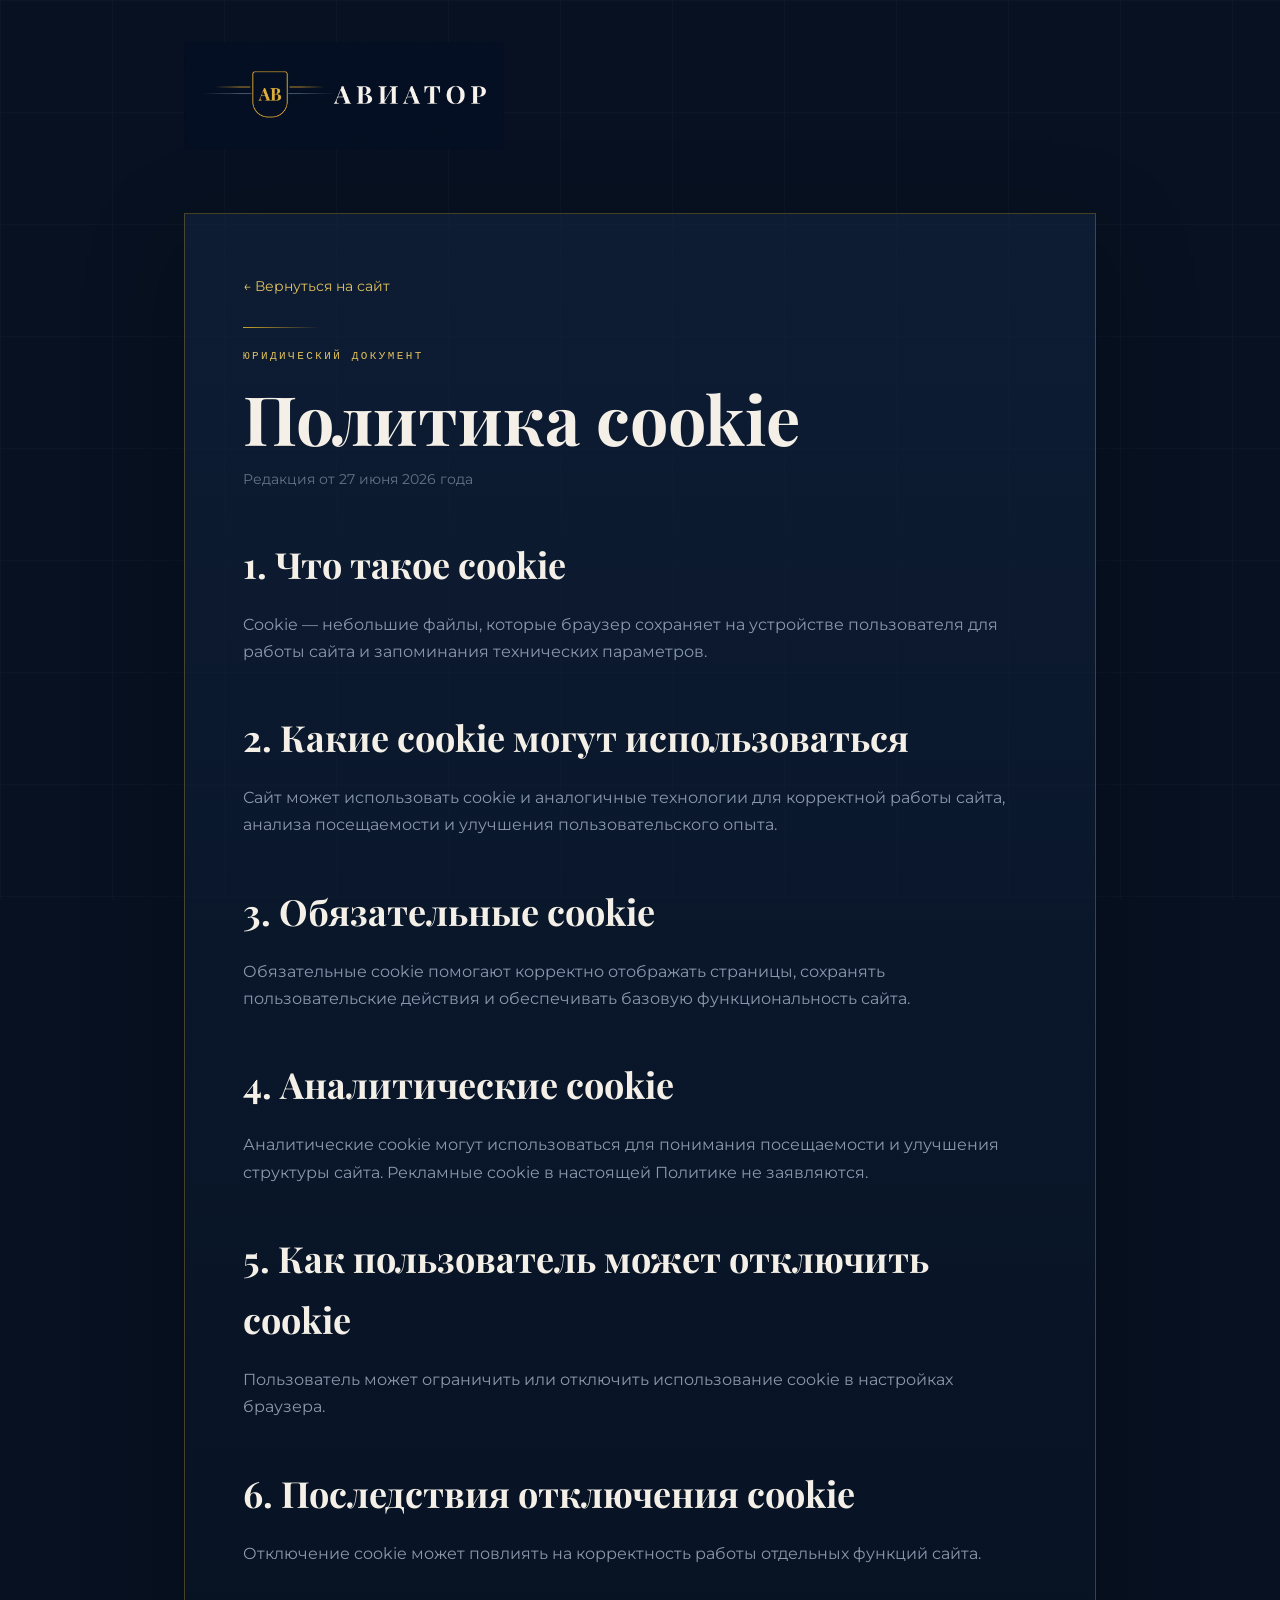
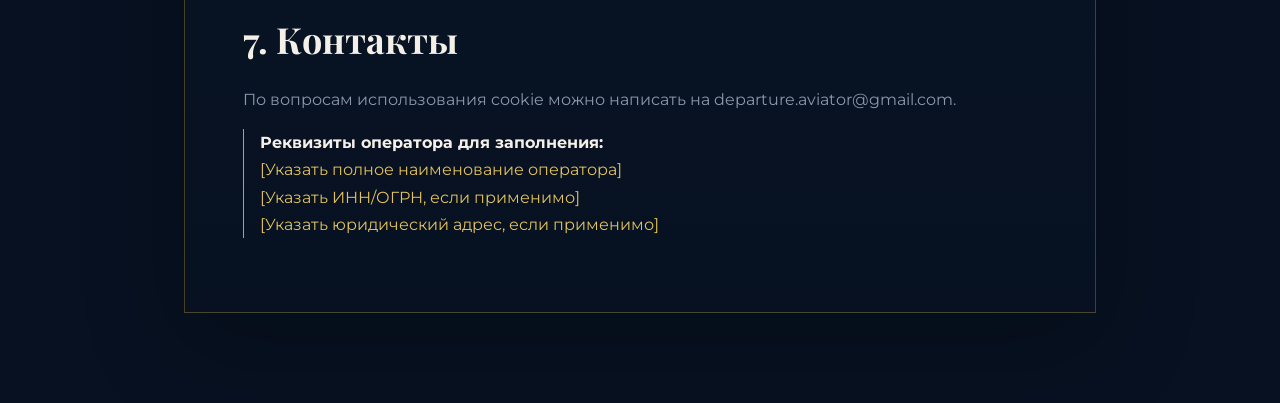
<file: legal/cookie-policy.html>
<!doctype html>
<html lang="ru">
<head>
<meta charset="utf-8">
<meta name="viewport" content="width=device-width, initial-scale=1">
<title>Политика cookie — АВИАТОР</title>
<link rel="icon" href="../assets/images/favicon.svg" type="image/svg+xml">
<link rel="preconnect" href="https://fonts.googleapis.com">
<link rel="preconnect" href="https://fonts.gstatic.com" crossorigin>
<link href="https://fonts.googleapis.com/css2?family=Playfair+Display:wght@500;600;700&family=Montserrat:wght@300;400;500;600;700&family=Space+Mono:wght@400;700&display=swap" rel="stylesheet">
<link rel="stylesheet" href="legal.css">
</head>
<body>
<main class="legal-page">
<a class="legal-logo" href="../index.html">
<img src="../assets/images/aviator-logo-approved.svg" alt="АВИАТОР">
</a>
<article class="legal-document">
<a class="back-link" href="../index.html">← Вернуться на сайт</a>
<div class="legal-label">Юридический документ</div>
<h1>Политика cookie</h1>
<p class="legal-note">Редакция от 27 июня 2026 года</p>
<h2>1. Что такое cookie</h2>
<p>Cookie — небольшие файлы, которые браузер сохраняет на устройстве пользователя для работы сайта и запоминания технических параметров.</p>
<h2>2. Какие cookie могут использоваться</h2>
<p>Сайт может использовать cookie и аналогичные технологии для корректной работы сайта, анализа посещаемости и улучшения пользовательского опыта.</p>
<h2>3. Обязательные cookie</h2>
<p>Обязательные cookie помогают корректно отображать страницы, сохранять пользовательские действия и обеспечивать базовую функциональность сайта.</p>
<h2>4. Аналитические cookie</h2>
<p>Аналитические cookie могут использоваться для понимания посещаемости и улучшения структуры сайта. Рекламные cookie в настоящей Политике не заявляются.</p>
<h2>5. Как пользователь может отключить cookie</h2>
<p>Пользователь может ограничить или отключить использование cookie в настройках браузера.</p>
<h2>6. Последствия отключения cookie</h2>
<p>Отключение cookie может повлиять на корректность работы отдельных функций сайта.</p>
<h2>7. Контакты</h2>
<p>По вопросам использования cookie можно написать на departure.aviator@gmail.com.</p>
<p class="placeholder">
<strong>Реквизиты оператора для заполнения:</strong>
<br>[Указать полное наименование оператора]<br>[Указать ИНН/ОГРН, если применимо]<br>[Указать юридический адрес, если применимо]</p>
</article>
</main>
</body>
</html>
</file>
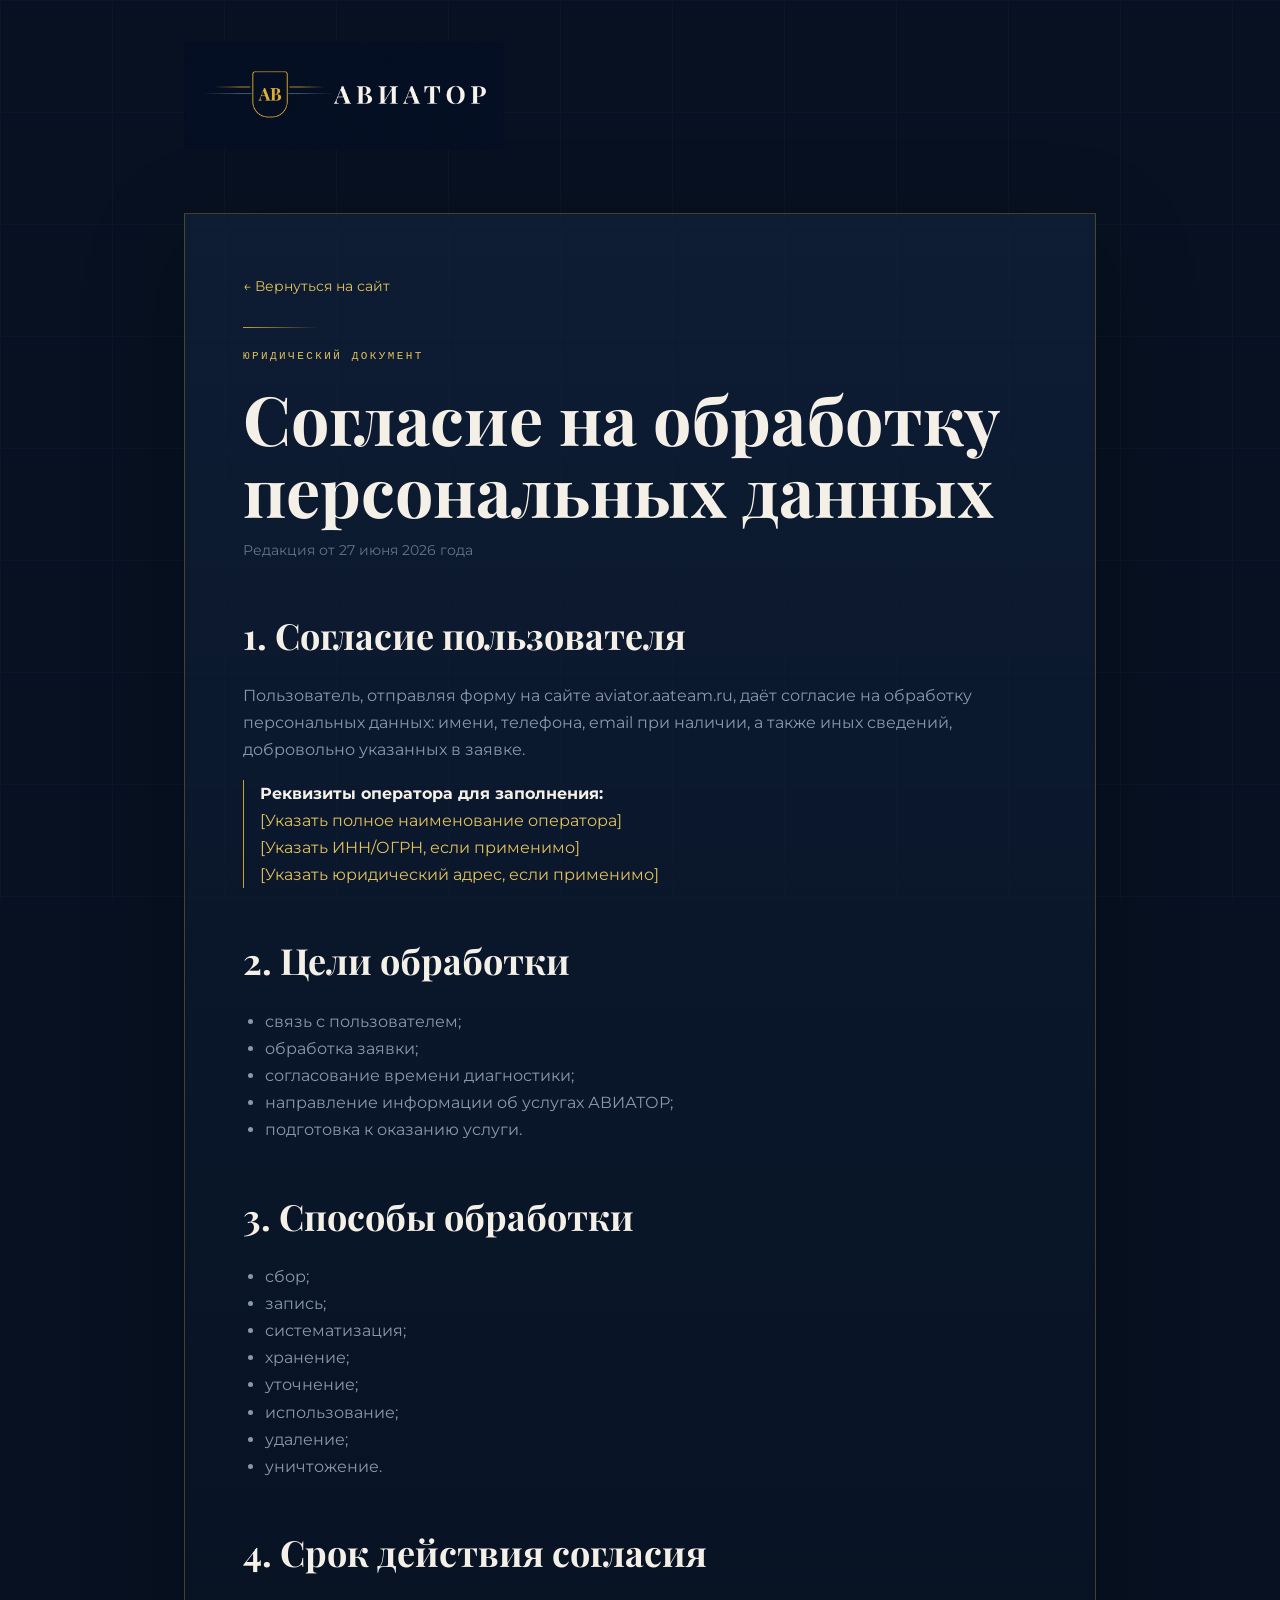
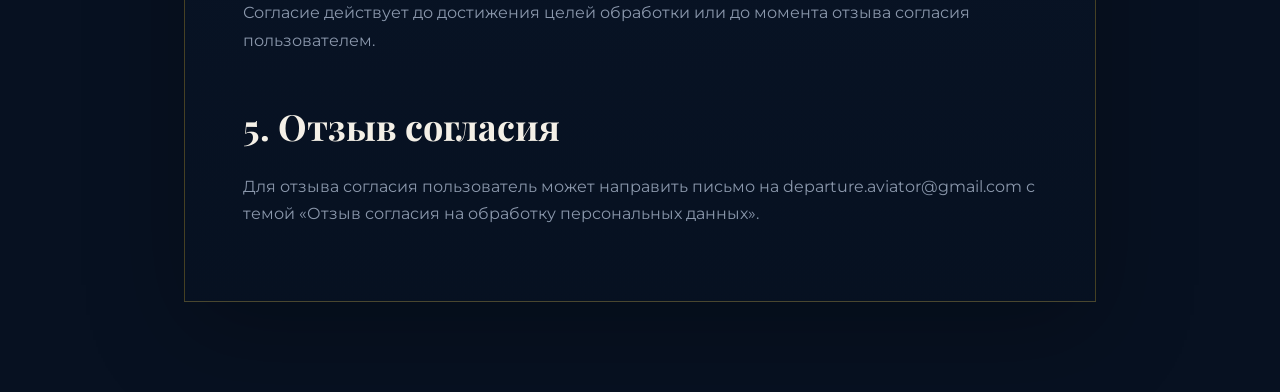
<file: legal/personal-data-consent.html>
<!doctype html>
<html lang="ru">
<head>
<meta charset="utf-8">
<meta name="viewport" content="width=device-width, initial-scale=1">
<title>Согласие на обработку персональных данных — АВИАТОР</title>
<link rel="icon" href="../assets/images/favicon.svg" type="image/svg+xml">
<link rel="preconnect" href="https://fonts.googleapis.com">
<link rel="preconnect" href="https://fonts.gstatic.com" crossorigin>
<link href="https://fonts.googleapis.com/css2?family=Playfair+Display:wght@500;600;700&family=Montserrat:wght@300;400;500;600;700&family=Space+Mono:wght@400;700&display=swap" rel="stylesheet">
<link rel="stylesheet" href="legal.css">
</head>
<body>
<main class="legal-page">
<a class="legal-logo" href="../index.html">
<img src="../assets/images/aviator-logo-approved.svg" alt="АВИАТОР">
</a>
<article class="legal-document">
<a class="back-link" href="../index.html">← Вернуться на сайт</a>
<div class="legal-label">Юридический документ</div>
<h1>Согласие на обработку персональных данных</h1>
<p class="legal-note">Редакция от 27 июня 2026 года</p>
<h2>1. Согласие пользователя</h2>
<p>Пользователь, отправляя форму на сайте aviator.aateam.ru, даёт согласие на обработку персональных данных: имени, телефона, email при наличии, а также иных сведений, добровольно указанных в заявке.</p>
<p class="placeholder">
<strong>Реквизиты оператора для заполнения:</strong>
<br>[Указать полное наименование оператора]<br>[Указать ИНН/ОГРН, если применимо]<br>[Указать юридический адрес, если применимо]</p>
<h2>2. Цели обработки</h2>
<ul>
<li>связь с пользователем;</li>
<li>обработка заявки;</li>
<li>согласование времени диагностики;</li>
<li>направление информации об услугах АВИАТОР;</li>
<li>подготовка к оказанию услуги.</li>
</ul>
<h2>3. Способы обработки</h2>
<ul>
<li>сбор;</li>
<li>запись;</li>
<li>систематизация;</li>
<li>хранение;</li>
<li>уточнение;</li>
<li>использование;</li>
<li>удаление;</li>
<li>уничтожение.</li>
</ul>
<h2>4. Срок действия согласия</h2>
<p>Согласие действует до достижения целей обработки или до момента отзыва согласия пользователем.</p>
<h2>5. Отзыв согласия</h2>
<p>Для отзыва согласия пользователь может направить письмо на departure.aviator@gmail.com с темой «Отзыв согласия на обработку персональных данных».</p>
</article>
</main>
</body>
</html>
</file>
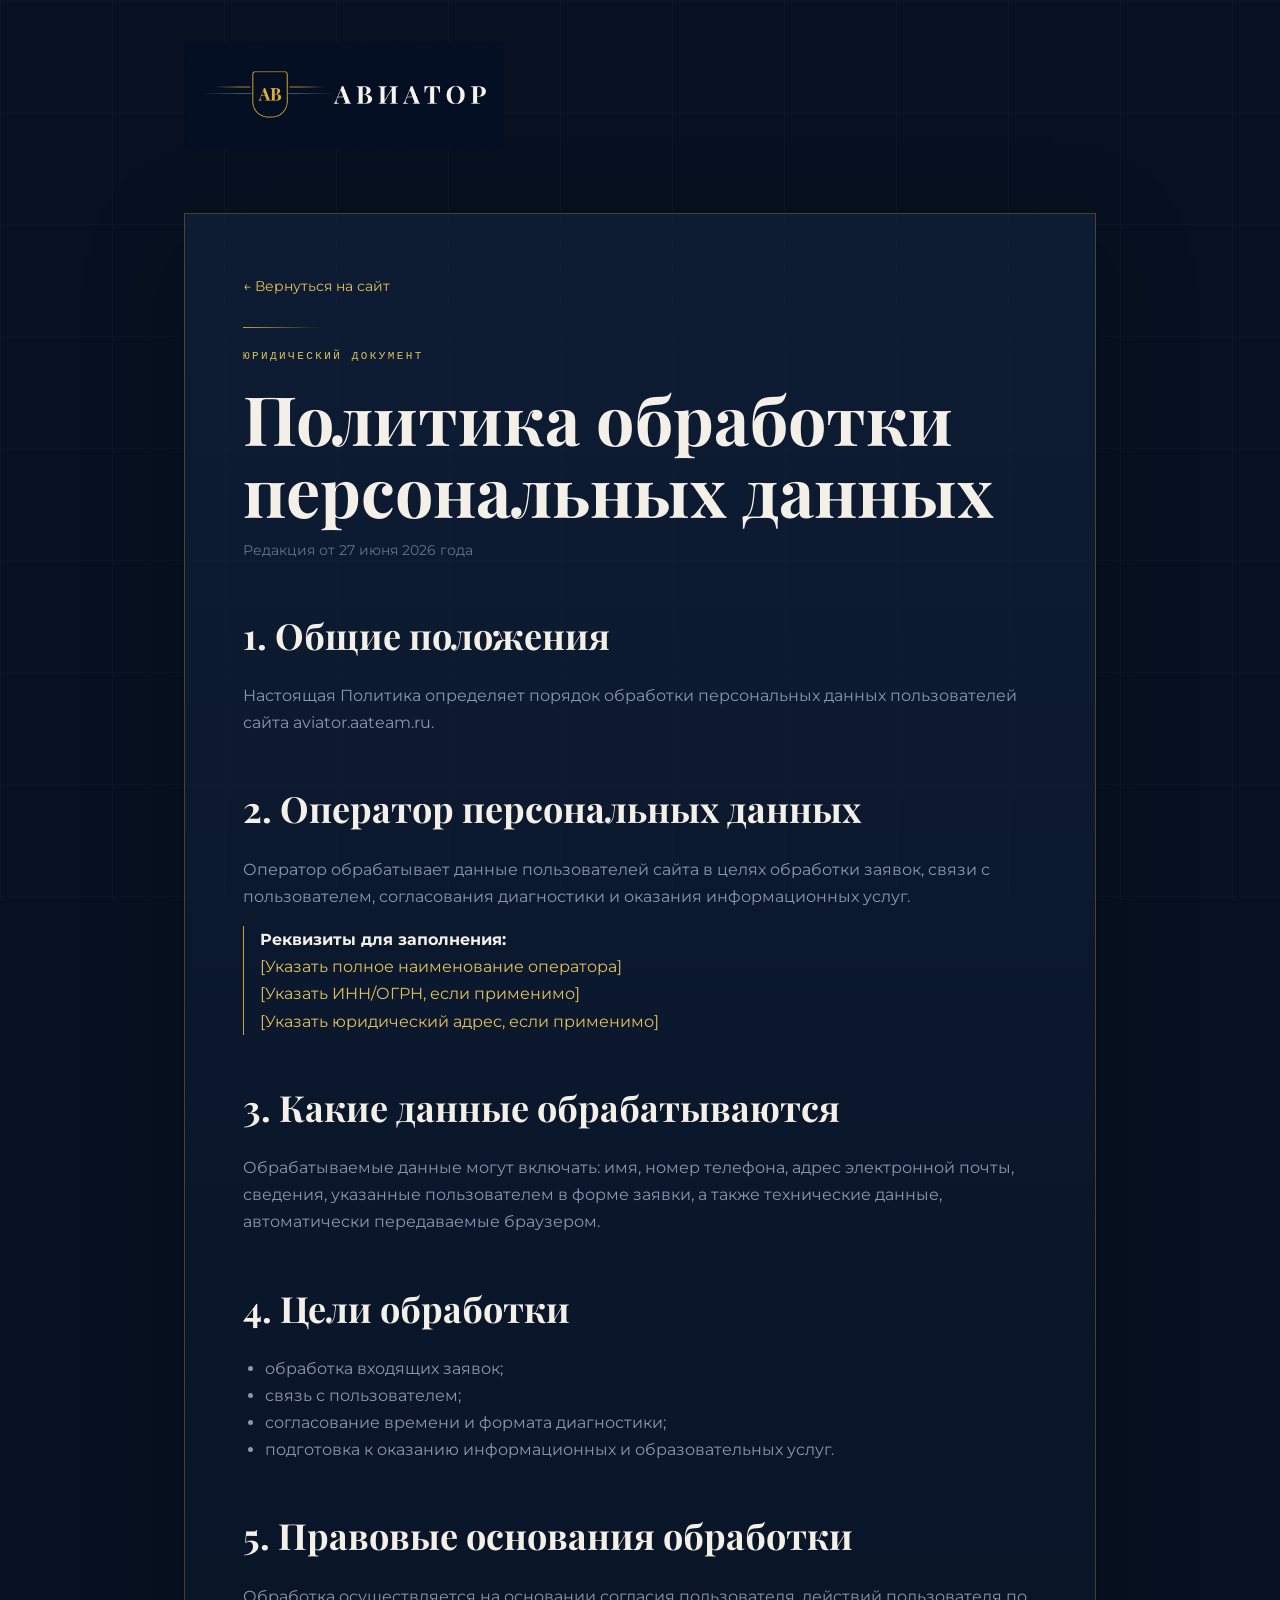
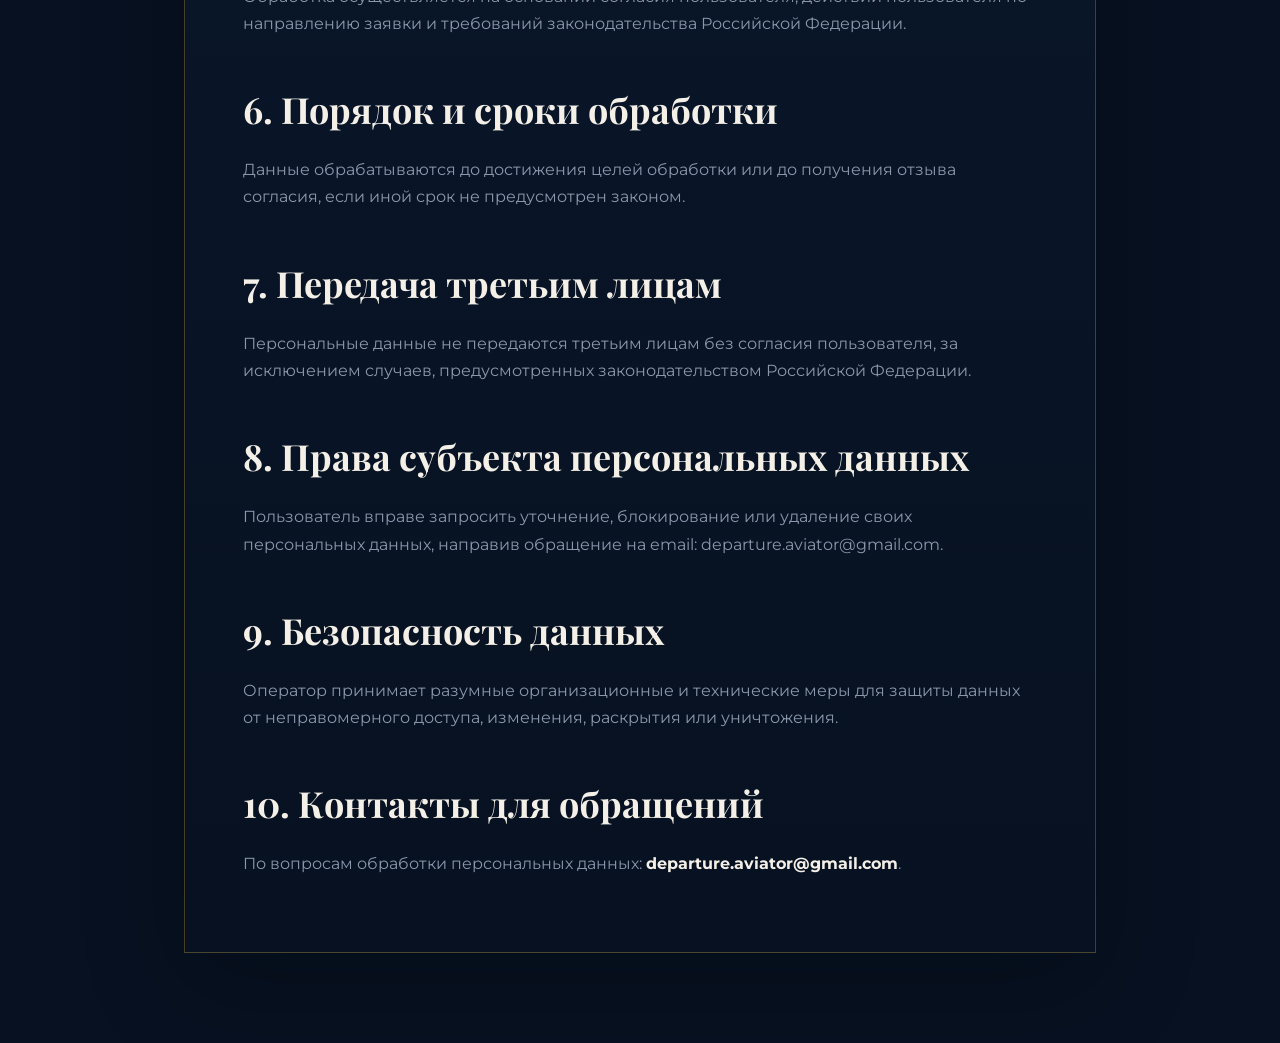
<file: legal/personal-data-policy.html>
<!doctype html>
<html lang="ru">
<head>
<meta charset="utf-8">
<meta name="viewport" content="width=device-width, initial-scale=1">
<title>Политика обработки персональных данных — АВИАТОР</title>
<link rel="icon" href="../assets/images/favicon.svg" type="image/svg+xml">
<link rel="preconnect" href="https://fonts.googleapis.com">
<link rel="preconnect" href="https://fonts.gstatic.com" crossorigin>
<link href="https://fonts.googleapis.com/css2?family=Playfair+Display:wght@500;600;700&family=Montserrat:wght@300;400;500;600;700&family=Space+Mono:wght@400;700&display=swap" rel="stylesheet">
<link rel="stylesheet" href="legal.css">
</head>
<body>
<main class="legal-page">
<a class="legal-logo" href="../index.html">
<img src="../assets/images/aviator-logo-approved.svg" alt="АВИАТОР">
</a>
<article class="legal-document">
<a class="back-link" href="../index.html">← Вернуться на сайт</a>
<div class="legal-label">Юридический документ</div>
<h1>Политика обработки персональных данных</h1>
<p class="legal-note">Редакция от 27 июня 2026 года</p>
<h2>1. Общие положения</h2>
<p>Настоящая Политика определяет порядок обработки персональных данных пользователей сайта aviator.aateam.ru.</p>
<h2>2. Оператор персональных данных</h2>
<p>Оператор обрабатывает данные пользователей сайта в целях обработки заявок, связи с пользователем, согласования диагностики и оказания информационных услуг.</p>
<p class="placeholder">
<strong>Реквизиты для заполнения:</strong>
<br>[Указать полное наименование оператора]<br>[Указать ИНН/ОГРН, если применимо]<br>[Указать юридический адрес, если применимо]</p>
<h2>3. Какие данные обрабатываются</h2>
<p>Обрабатываемые данные могут включать: имя, номер телефона, адрес электронной почты, сведения, указанные пользователем в форме заявки, а также технические данные, автоматически передаваемые браузером.</p>
<h2>4. Цели обработки</h2>
<ul>
<li>обработка входящих заявок;</li>
<li>связь с пользователем;</li>
<li>согласование времени и формата диагностики;</li>
<li>подготовка к оказанию информационных и образовательных услуг.</li>
</ul>
<h2>5. Правовые основания обработки</h2>
<p>Обработка осуществляется на основании согласия пользователя, действий пользователя по направлению заявки и требований законодательства Российской Федерации.</p>
<h2>6. Порядок и сроки обработки</h2>
<p>Данные обрабатываются до достижения целей обработки или до получения отзыва согласия, если иной срок не предусмотрен законом.</p>
<h2>7. Передача третьим лицам</h2>
<p>Персональные данные не передаются третьим лицам без согласия пользователя, за исключением случаев, предусмотренных законодательством Российской Федерации.</p>
<h2>8. Права субъекта персональных данных</h2>
<p>Пользователь вправе запросить уточнение, блокирование или удаление своих персональных данных, направив обращение на email: departure.aviator@gmail.com.</p>
<h2>9. Безопасность данных</h2>
<p>Оператор принимает разумные организационные и технические меры для защиты данных от неправомерного доступа, изменения, раскрытия или уничтожения.</p>
<h2>10. Контакты для обращений</h2>
<p>По вопросам обработки персональных данных: <strong>departure.aviator@gmail.com</strong>.</p>
</article>
</main>
</body>
</html>
</file>
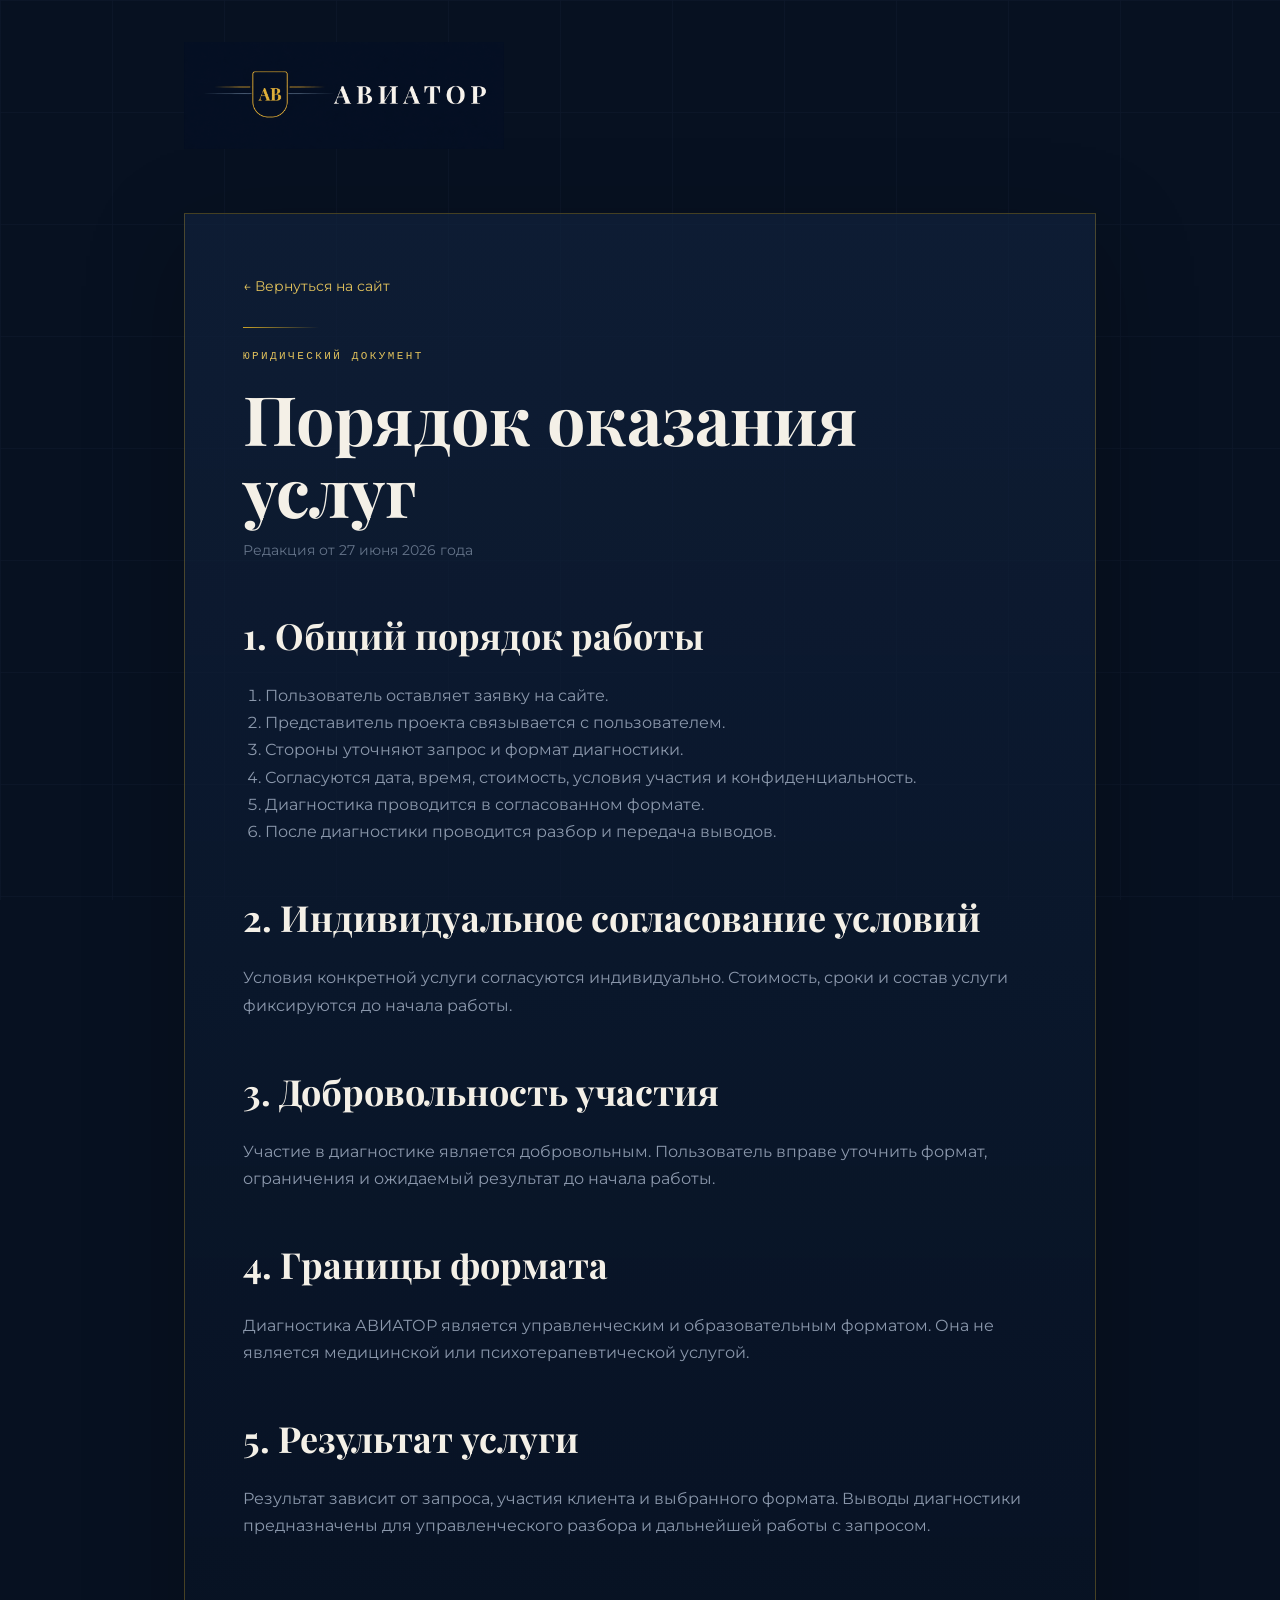
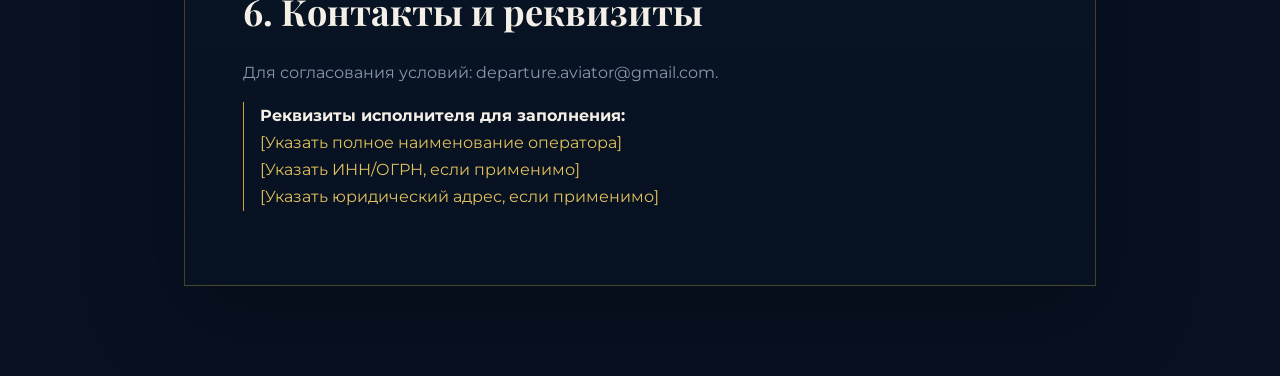
<file: legal/service-terms.html>
<!doctype html>
<html lang="ru">
<head>
<meta charset="utf-8">
<meta name="viewport" content="width=device-width, initial-scale=1">
<title>Порядок оказания услуг — АВИАТОР</title>
<link rel="icon" href="../assets/images/favicon.svg" type="image/svg+xml">
<link rel="preconnect" href="https://fonts.googleapis.com">
<link rel="preconnect" href="https://fonts.gstatic.com" crossorigin>
<link href="https://fonts.googleapis.com/css2?family=Playfair+Display:wght@500;600;700&family=Montserrat:wght@300;400;500;600;700&family=Space+Mono:wght@400;700&display=swap" rel="stylesheet">
<link rel="stylesheet" href="legal.css">
</head>
<body>
<main class="legal-page">
<a class="legal-logo" href="../index.html">
<img src="../assets/images/aviator-logo-approved.svg" alt="АВИАТОР">
</a>
<article class="legal-document">
<a class="back-link" href="../index.html">← Вернуться на сайт</a>
<div class="legal-label">Юридический документ</div>
<h1>Порядок оказания услуг</h1>
<p class="legal-note">Редакция от 27 июня 2026 года</p>
<h2>1. Общий порядок работы</h2>
<ol>
<li>Пользователь оставляет заявку на сайте.</li>
<li>Представитель проекта связывается с пользователем.</li>
<li>Стороны уточняют запрос и формат диагностики.</li>
<li>Согласуются дата, время, стоимость, условия участия и конфиденциальность.</li>
<li>Диагностика проводится в согласованном формате.</li>
<li>После диагностики проводится разбор и передача выводов.</li>
</ol>
<h2>2. Индивидуальное согласование условий</h2>
<p>Условия конкретной услуги согласуются индивидуально. Стоимость, сроки и состав услуги фиксируются до начала работы.</p>
<h2>3. Добровольность участия</h2>
<p>Участие в диагностике является добровольным. Пользователь вправе уточнить формат, ограничения и ожидаемый результат до начала работы.</p>
<h2>4. Границы формата</h2>
<p>Диагностика АВИАТОР является управленческим и образовательным форматом. Она не является медицинской или психотерапевтической услугой.</p>
<h2>5. Результат услуги</h2>
<p>Результат зависит от запроса, участия клиента и выбранного формата. Выводы диагностики предназначены для управленческого разбора и дальнейшей работы с запросом.</p>
<h2>6. Контакты и реквизиты</h2>
<p>Для согласования условий: departure.aviator@gmail.com.</p>
<p class="placeholder">
<strong>Реквизиты исполнителя для заполнения:</strong>
<br>[Указать полное наименование оператора]<br>[Указать ИНН/ОГРН, если применимо]<br>[Указать юридический адрес, если применимо]</p>
</article>
</main>
</body>
</html>
</file>
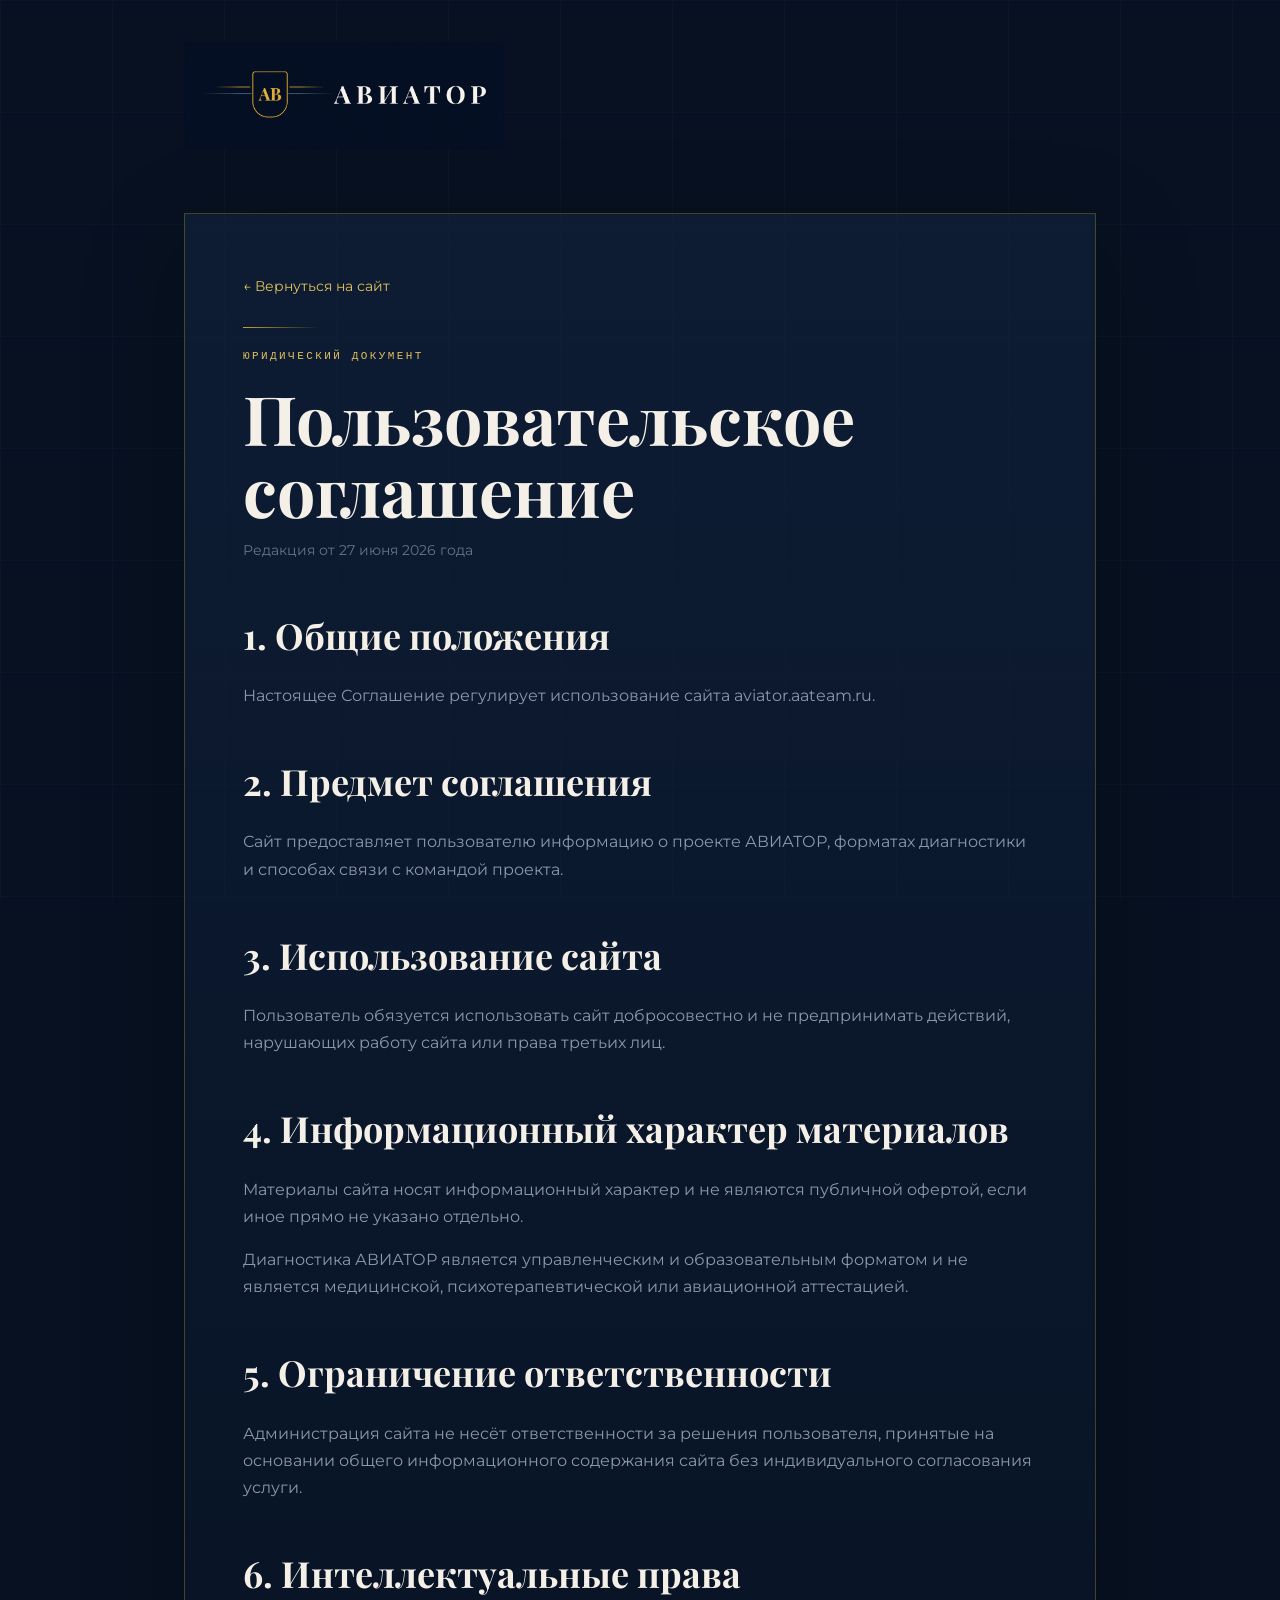
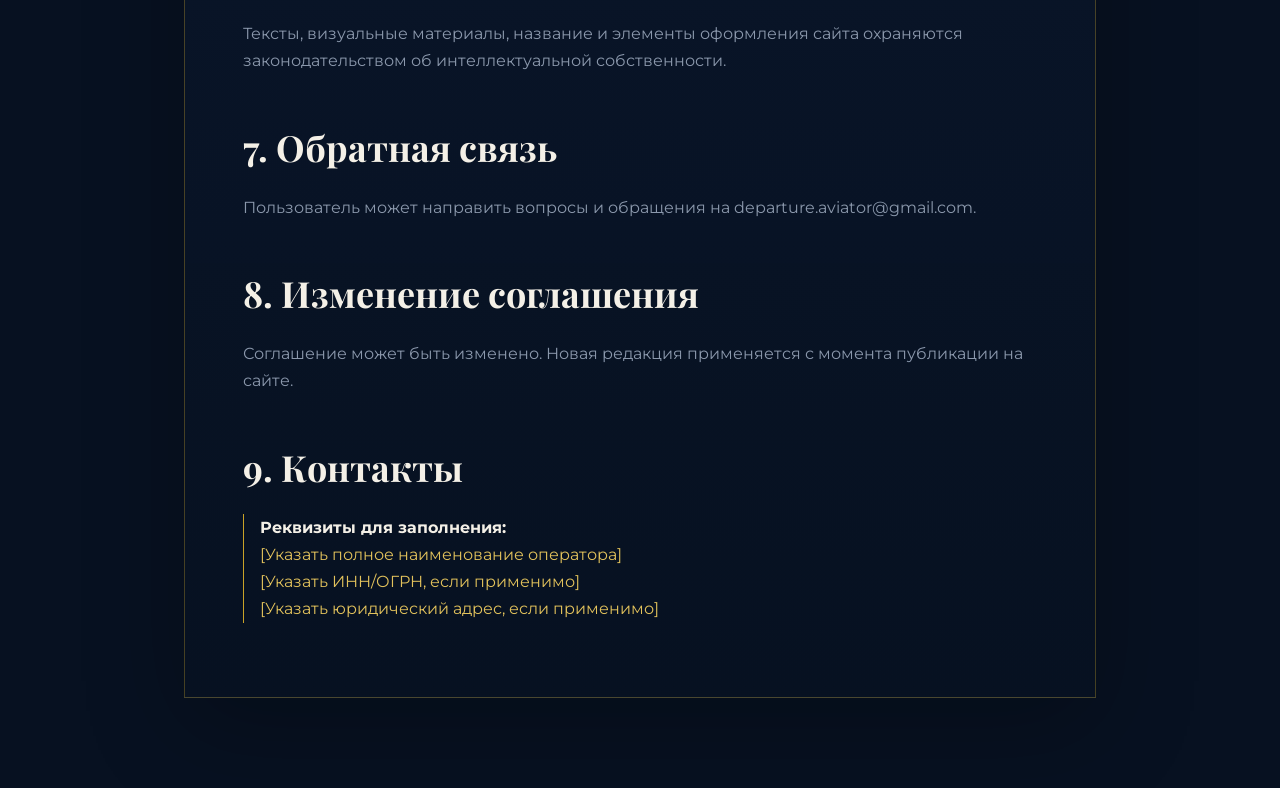
<file: legal/user-agreement.html>
<!doctype html>
<html lang="ru">
<head>
<meta charset="utf-8">
<meta name="viewport" content="width=device-width, initial-scale=1">
<title>Пользовательское соглашение — АВИАТОР</title>
<link rel="icon" href="../assets/images/favicon.svg" type="image/svg+xml">
<link rel="preconnect" href="https://fonts.googleapis.com">
<link rel="preconnect" href="https://fonts.gstatic.com" crossorigin>
<link href="https://fonts.googleapis.com/css2?family=Playfair+Display:wght@500;600;700&family=Montserrat:wght@300;400;500;600;700&family=Space+Mono:wght@400;700&display=swap" rel="stylesheet">
<link rel="stylesheet" href="legal.css">
</head>
<body>
<main class="legal-page">
<a class="legal-logo" href="../index.html">
<img src="../assets/images/aviator-logo-approved.svg" alt="АВИАТОР">
</a>
<article class="legal-document">
<a class="back-link" href="../index.html">← Вернуться на сайт</a>
<div class="legal-label">Юридический документ</div>
<h1>Пользовательское соглашение</h1>
<p class="legal-note">Редакция от 27 июня 2026 года</p>
<h2>1. Общие положения</h2>
<p>Настоящее Соглашение регулирует использование сайта aviator.aateam.ru.</p>
<h2>2. Предмет соглашения</h2>
<p>Сайт предоставляет пользователю информацию о проекте АВИАТОР, форматах диагностики и способах связи с командой проекта.</p>
<h2>3. Использование сайта</h2>
<p>Пользователь обязуется использовать сайт добросовестно и не предпринимать действий, нарушающих работу сайта или права третьих лиц.</p>
<h2>4. Информационный характер материалов</h2>
<p>Материалы сайта носят информационный характер и не являются публичной офертой, если иное прямо не указано отдельно.</p>
<p>Диагностика АВИАТОР является управленческим и образовательным форматом и не является медицинской, психотерапевтической или авиационной аттестацией.</p>
<h2>5. Ограничение ответственности</h2>
<p>Администрация сайта не несёт ответственности за решения пользователя, принятые на основании общего информационного содержания сайта без индивидуального согласования услуги.</p>
<h2>6. Интеллектуальные права</h2>
<p>Тексты, визуальные материалы, название и элементы оформления сайта охраняются законодательством об интеллектуальной собственности.</p>
<h2>7. Обратная связь</h2>
<p>Пользователь может направить вопросы и обращения на departure.aviator@gmail.com.</p>
<h2>8. Изменение соглашения</h2>
<p>Соглашение может быть изменено. Новая редакция применяется с момента публикации на сайте.</p>
<h2>9. Контакты</h2>
<p class="placeholder">
<strong>Реквизиты для заполнения:</strong>
<br>[Указать полное наименование оператора]<br>[Указать ИНН/ОГРН, если применимо]<br>[Указать юридический адрес, если применимо]</p>
</article>
</main>
</body>
</html>
</file>
<file: legal/legal.css>
:root {--ink:#071121;--panel:#0E1B32;--line:#2A3B5C;--gold:#C9A227;--gold2:#E2C25C;--cream:#F4F0E7;--steel:#8B98AC;--steel2:#657489;--pf:"Playfair Display",Georgia,serif;--mn:"Montserrat",system-ui,sans-serif;--mo:"Space Mono",ui-monospace,monospace}
* {box-sizing:border-box}
body {margin:0;background:var(--ink);color:var(--cream);font-family:var(--mn);line-height:1.7}
body::before {content:"";position:fixed;inset:0;pointer-events:none;opacity:.35;background-image:linear-gradient(rgba(30,42,68,.66) 1px,transparent 1px),linear-gradient(90deg,rgba(30,42,68,.66) 1px,transparent 1px);background-size:112px 112px}
a {color:inherit}
.legal-page {position:relative;z-index:1;width:min(100%,1040px);margin:0 auto;padding:42px clamp(22px,5vw,70px) 90px}
.legal-logo img {width:min(320px,70vw);height:auto}
.legal-document {margin-top:56px;padding:clamp(28px,5vw,58px);border:1px solid rgba(201,162,39,.32);background:linear-gradient(180deg,rgba(17,34,61,.68),rgba(7,17,33,.82));box-shadow:0 28px 90px rgba(0,0,0,.25)}
.back-link {display:inline-flex;margin-bottom:28px;color:var(--gold2);text-decoration:none;font-size:14px}
.legal-label {font-family:var(--mo);font-size:11px;letter-spacing:.22em;text-transform:uppercase;color:var(--gold2)}
.legal-label::before {content:"";display:block;width:76px;height:1px;margin-bottom:18px;background:linear-gradient(90deg,var(--gold),transparent)}
h1 {font-family:var(--pf);font-size:clamp(36px,6vw,68px);line-height:1.05;margin:18px 0 12px}
h2 {font-family:var(--pf);font-size:clamp(25px,3vw,36px);margin:42px 0 12px}
p,li {color:var(--steel);font-size:16px}
.legal-note {color:var(--steel2);font-size:14px}
ul,ol {padding-left:22px}
strong {color:var(--cream)}
.placeholder {border-left:1px solid var(--gold);padding-left:16px;color:var(--gold2)}
@media(max-width:720px) {.legal-page {padding-top:28px}
.legal-document {margin-top:36px;padding:24px}
}
</file>
